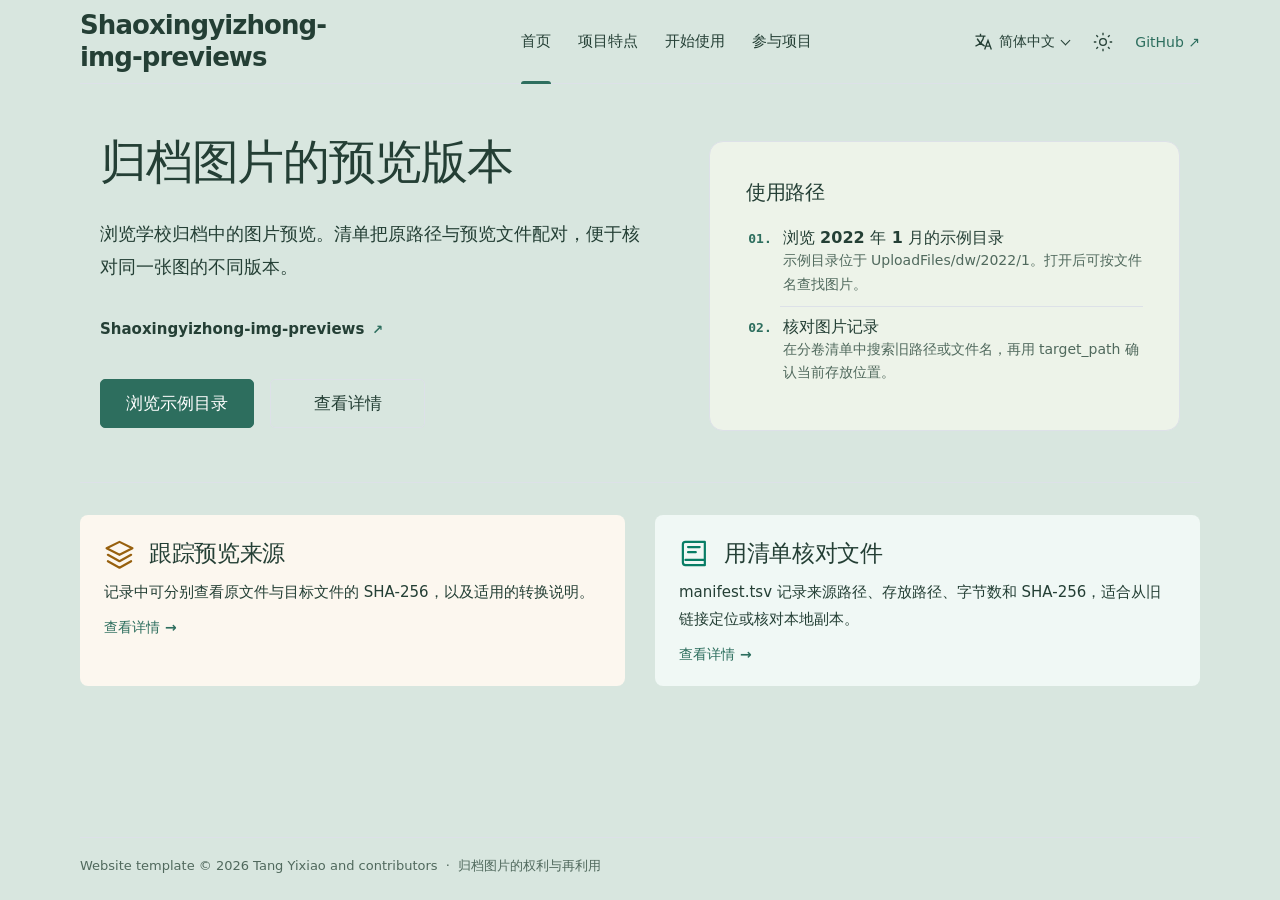
<file: project-website/site/index.html>
<!doctype html>
<html lang="zh-CN" data-locale="zh-CN" data-theme="system" data-default-theme="system" data-site-root="./">
<head>
  <meta charset="utf-8">
  <meta name="viewport" content="width=device-width, initial-scale=1">
  <meta name="generator" content="Project website template">
  <meta name="color-scheme" content="light dark">
  <meta name="description" content="浏览学校归档中的图片预览。清单把原路径与预览文件配对，便于核对同一张图的不同版本。">
  <meta name="theme-color" content="#ffffff" media="(prefers-color-scheme: light)">
  <meta name="theme-color" content="#18191b" media="(prefers-color-scheme: dark)">
  <title>归档图片的预览版本 · Shaoxingyizhong-img-previews</title>
  <link rel="alternate" hreflang="zh-CN" href="./index.html"><link rel="alternate" hreflang="en" href="./en/index.html">
  <link rel="icon" href="./favicon.svg" type="image/svg+xml">
  <script src="./theme-init.js"></script>
  <link rel="stylesheet" href="./style.css">
  <script src="./script.js" defer></script>
</head>
<body class="page-home" id="top">
  <a class="skip-link" href="#main">跳转到主要内容</a>
  <header class="site-header wrap">
    <a class="brand" href="./index.html">Shaoxingyizhong-img-previews</a>
    <nav class="main-nav" id="main-nav" aria-label="主导航"><a href="./index.html" aria-current="page">首页</a><a href="./features.html">项目特点</a><a href="./download.html">开始使用</a><a href="./community.html">参与项目</a></nav>
    <div class="header-tools">
      <details class="language-picker picker">
        <summary aria-label="选择语言"><svg viewBox="0 0 24 24" fill="none" stroke="currentColor" stroke-width="1.6" aria-hidden="true"><path d="M3 5h12M9 2v3m4 0c-1 6-5 10-10 12m2-9c2 4 5 7 9 9m0 4 4-11 4 11m-6-4h4"/></svg><span class="language-current">简体中文</span></summary>
        <nav class="picker-menu" aria-label="选择语言"><a href="./index.html" lang="zh-CN" hreflang="zh-CN" aria-current="true">简体中文</a><a href="./en/index.html" lang="en" hreflang="en">English</a></nav>
      </details>
      <details class="theme-picker picker" hidden>
        <summary aria-label="选择主题"><svg class="theme-sun" viewBox="0 0 24 24" fill="none" stroke="currentColor" stroke-width="1.6" aria-hidden="true"><circle cx="12" cy="12" r="4"/><path d="M12 1v3m0 16v3M1 12h3m16 0h3M4 4l2 2m12 12 2 2M4 20l2-2M18 6l2-2"/></svg><svg class="theme-moon" viewBox="0 0 24 24" fill="none" stroke="currentColor" stroke-width="1.6" aria-hidden="true"><path d="M20.5 14A9 9 0 0 1 10 3.5 9 9 0 1 0 20.5 14Z"/></svg><span class="theme-current">跟随系统</span></summary>
        <div class="picker-menu"><button type="button" data-theme-choice="light" aria-pressed="false"><svg class="" viewBox="0 0 24 24" fill="none" stroke="currentColor" stroke-width="1.7" stroke-linecap="round" stroke-linejoin="round" aria-hidden="true"><circle cx="12" cy="12" r="4"/><path d="M12 1v3m0 16v3M1 12h3m16 0h3M4 4l2 2m12 12 2 2M4 20l2-2M18 6l2-2"/></svg><span>浅色</span></button><button type="button" data-theme-choice="dark" aria-pressed="false"><svg class="" viewBox="0 0 24 24" fill="none" stroke="currentColor" stroke-width="1.7" stroke-linecap="round" stroke-linejoin="round" aria-hidden="true"><path d="M20.5 14A9 9 0 0 1 10 3.5 9 9 0 1 0 20.5 14Z"/></svg><span>深色</span></button><button type="button" data-theme-choice="system" aria-pressed="false"><svg class="" viewBox="0 0 24 24" fill="none" stroke="currentColor" stroke-width="1.7" stroke-linecap="round" stroke-linejoin="round" aria-hidden="true"><rect x="2" y="3" width="20" height="14" rx="2"/><path d="M12 17v4m-5 0h10"/></svg><span>跟随系统</span></button></div>
      </details>
      <a class="repository-link" href="https://github.com/tangyixiao/Shaoxingyizhong-img-previews">GitHub <span aria-hidden="true">↗</span></a>
      <button class="menu-toggle" type="button" aria-label="打开导航" data-open-label="打开导航" data-close-label="关闭导航" aria-expanded="false" aria-controls="main-nav" hidden><svg viewBox="0 0 24 24" fill="none" stroke="currentColor" stroke-width="1.8" aria-hidden="true"><path d="M3 6h18M3 12h18M3 18h18"/></svg></button>
    </div>
  </header>
  <main id="main" class="wrap"><section class="hero" aria-labelledby="hero-title"><div class="hero-copy"><h1 id="hero-title">归档图片的预览版本</h1><div class="hero-description"><p>浏览学校归档中的图片预览。清单把原路径与预览文件配对，便于核对同一张图的不同版本。</p></div><nav class="platforms" aria-label="支持的平台"><a class="platform-link" href="https://tangyixiao.github.io/Shaoxingyizhong-img-previews/"><span>Shaoxingyizhong-img-previews</span><span class="platform-arrow" aria-hidden="true">↗</span></a></nav><div class="hero-actions"><a class="button button-primary" href="https://github.com/tangyixiao/Shaoxingyizhong-img-previews/tree/main/UploadFiles/dw/2022/1">浏览示例目录</a><a class="button button-secondary" href="./features.html">查看详情</a></div></div><figure class="product-preview"><div class="guide-card"><h2>使用路径</h2><ol><li><a href="./download.html#instructions"><strong>浏览 2022 年 1 月的示例目录</strong><span>示例目录位于 UploadFiles/dw/2022/1。打开后可按文件名查找图片。</span></a></li><li><a href="./download.html#instructions"><strong>核对图片记录</strong><span>在分卷清单中搜索旧路径或文件名，再用 target_path 确认当前存放位置。</span></a></li></ol></div></figure></section><section class="home-features section-rule" aria-label="项目特点"><div class="feature-teasers"><article class="feature-teaser teaser-code"><header><svg class="" viewBox="0 0 24 24" fill="none" stroke="currentColor" stroke-width="1.7" stroke-linecap="round" stroke-linejoin="round" aria-hidden="true"><path d="m12 3 10 5-10 5L2 8l10-5Zm-9 10 9 5 9-5M3 18l9 5 9-5"/></svg><h2>跟踪预览来源</h2></header><p>记录中可分别查看原文件与目标文件的 SHA-256，以及适用的转换说明。</p><a class="feature-more" href="./features.html">查看详情 <span aria-hidden="true">→</span></a></article><article class="feature-teaser teaser-training"><header><svg class="" viewBox="0 0 24 24" fill="none" stroke="currentColor" stroke-width="1.7" stroke-linecap="round" stroke-linejoin="round" aria-hidden="true"><path d="M5 3h15v18H5a2 2 0 0 1-2-2V5a2 2 0 0 1 2-2Zm0 14h15M7 7h9M7 11h6"/></svg><h2>用清单核对文件</h2></header><p>manifest.tsv 记录来源路径、存放路径、字节数和 SHA-256，适合从旧链接定位或核对本地副本。</p><a class="feature-more" href="./features.html">查看详情 <span aria-hidden="true">→</span></a></article></div></section></main>
  <footer class="site-footer wrap"><p>Website template © 2026 Tang Yixiao and contributors <span aria-hidden="true">·</span> <a href="https://github.com/tangyixiao/Shaoxingyizhong/blob/main/RIGHTS.md">归档图片的权利与再利用</a></p></footer>
</body>
</html>
</file>
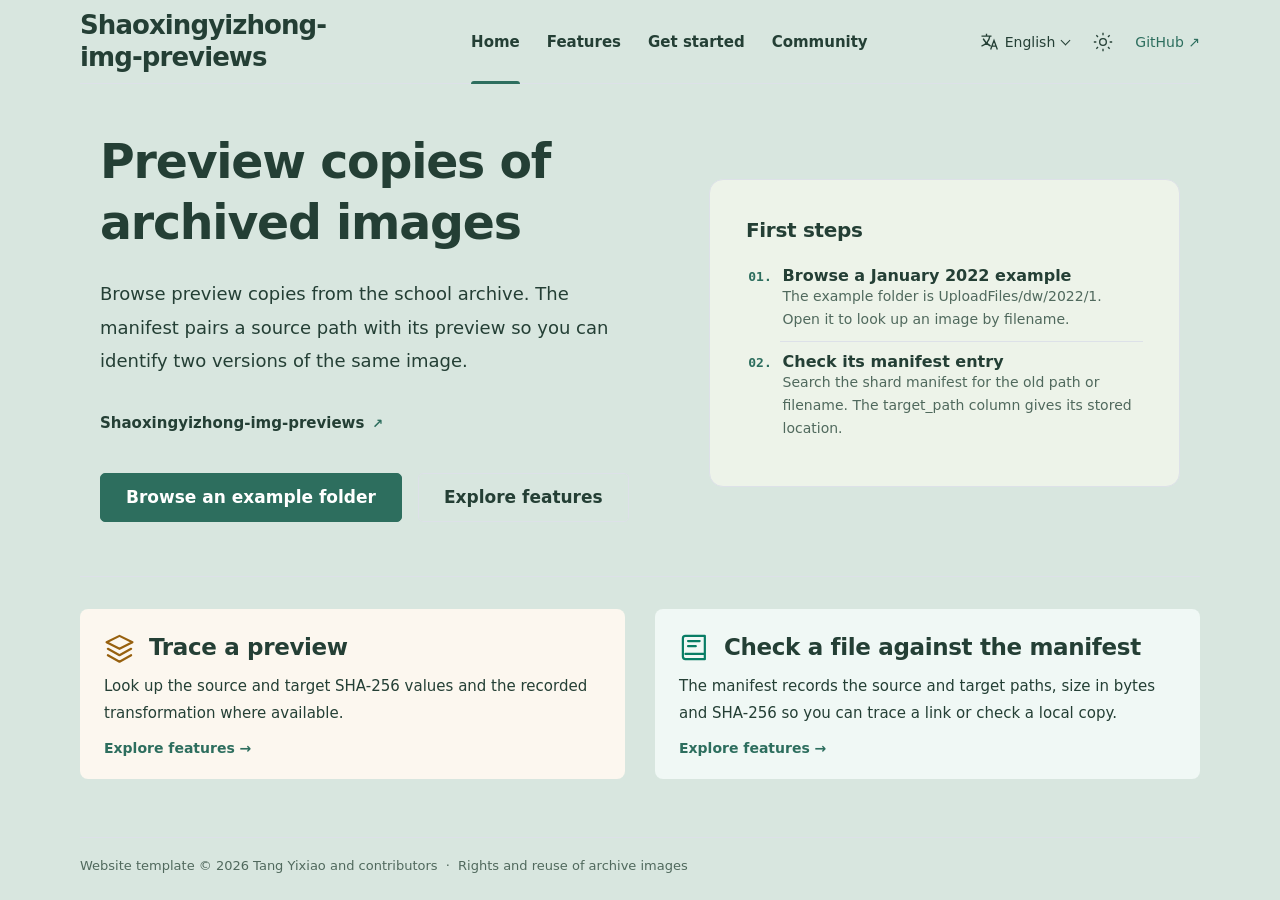
<file: project-website/site/en/index.html>
<!doctype html>
<html lang="en" data-locale="en" data-theme="system" data-default-theme="system" data-site-root="../">
<head>
  <meta charset="utf-8">
  <meta name="viewport" content="width=device-width, initial-scale=1">
  <meta name="generator" content="Project website template">
  <meta name="color-scheme" content="light dark">
  <meta name="description" content="Browse preview copies from the school archive. The manifest pairs a source path with its preview so you can identify two versions of the same image.">
  <meta name="theme-color" content="#ffffff" media="(prefers-color-scheme: light)">
  <meta name="theme-color" content="#18191b" media="(prefers-color-scheme: dark)">
  <title>Preview copies of archived images · Shaoxingyizhong-img-previews</title>
  <link rel="alternate" hreflang="zh-CN" href="../index.html"><link rel="alternate" hreflang="en" href="../en/index.html">
  <link rel="icon" href="../favicon.svg" type="image/svg+xml">
  <script src="../theme-init.js"></script>
  <link rel="stylesheet" href="../style.css">
  <script src="../script.js" defer></script>
</head>
<body class="page-home" id="top">
  <a class="skip-link" href="#main">Skip to main content</a>
  <header class="site-header wrap">
    <a class="brand" href="./index.html">Shaoxingyizhong-img-previews</a>
    <nav class="main-nav" id="main-nav" aria-label="Main navigation"><a href="./index.html" aria-current="page">Home</a><a href="./features.html">Features</a><a href="./download.html">Get started</a><a href="./community.html">Community</a></nav>
    <div class="header-tools">
      <details class="language-picker picker">
        <summary aria-label="Choose language"><svg viewBox="0 0 24 24" fill="none" stroke="currentColor" stroke-width="1.6" aria-hidden="true"><path d="M3 5h12M9 2v3m4 0c-1 6-5 10-10 12m2-9c2 4 5 7 9 9m0 4 4-11 4 11m-6-4h4"/></svg><span class="language-current">English</span></summary>
        <nav class="picker-menu" aria-label="Choose language"><a href="../index.html" lang="zh-CN" hreflang="zh-CN">简体中文</a><a href="../en/index.html" lang="en" hreflang="en" aria-current="true">English</a></nav>
      </details>
      <details class="theme-picker picker" hidden>
        <summary aria-label="Choose theme"><svg class="theme-sun" viewBox="0 0 24 24" fill="none" stroke="currentColor" stroke-width="1.6" aria-hidden="true"><circle cx="12" cy="12" r="4"/><path d="M12 1v3m0 16v3M1 12h3m16 0h3M4 4l2 2m12 12 2 2M4 20l2-2M18 6l2-2"/></svg><svg class="theme-moon" viewBox="0 0 24 24" fill="none" stroke="currentColor" stroke-width="1.6" aria-hidden="true"><path d="M20.5 14A9 9 0 0 1 10 3.5 9 9 0 1 0 20.5 14Z"/></svg><span class="theme-current">System</span></summary>
        <div class="picker-menu"><button type="button" data-theme-choice="light" aria-pressed="false"><svg class="" viewBox="0 0 24 24" fill="none" stroke="currentColor" stroke-width="1.7" stroke-linecap="round" stroke-linejoin="round" aria-hidden="true"><circle cx="12" cy="12" r="4"/><path d="M12 1v3m0 16v3M1 12h3m16 0h3M4 4l2 2m12 12 2 2M4 20l2-2M18 6l2-2"/></svg><span>Light</span></button><button type="button" data-theme-choice="dark" aria-pressed="false"><svg class="" viewBox="0 0 24 24" fill="none" stroke="currentColor" stroke-width="1.7" stroke-linecap="round" stroke-linejoin="round" aria-hidden="true"><path d="M20.5 14A9 9 0 0 1 10 3.5 9 9 0 1 0 20.5 14Z"/></svg><span>Dark</span></button><button type="button" data-theme-choice="system" aria-pressed="false"><svg class="" viewBox="0 0 24 24" fill="none" stroke="currentColor" stroke-width="1.7" stroke-linecap="round" stroke-linejoin="round" aria-hidden="true"><rect x="2" y="3" width="20" height="14" rx="2"/><path d="M12 17v4m-5 0h10"/></svg><span>System</span></button></div>
      </details>
      <a class="repository-link" href="https://github.com/tangyixiao/Shaoxingyizhong-img-previews">GitHub <span aria-hidden="true">↗</span></a>
      <button class="menu-toggle" type="button" aria-label="Open navigation" data-open-label="Open navigation" data-close-label="Close navigation" aria-expanded="false" aria-controls="main-nav" hidden><svg viewBox="0 0 24 24" fill="none" stroke="currentColor" stroke-width="1.8" aria-hidden="true"><path d="M3 6h18M3 12h18M3 18h18"/></svg></button>
    </div>
  </header>
  <main id="main" class="wrap"><section class="hero" aria-labelledby="hero-title"><div class="hero-copy"><h1 id="hero-title">Preview copies of archived images</h1><div class="hero-description"><p>Browse preview copies from the school archive. The manifest pairs a source path with its preview so you can identify two versions of the same image.</p></div><nav class="platforms" aria-label="Supported platforms"><a class="platform-link" href="https://tangyixiao.github.io/Shaoxingyizhong-img-previews/"><span>Shaoxingyizhong-img-previews</span><span class="platform-arrow" aria-hidden="true">↗</span></a></nav><div class="hero-actions"><a class="button button-primary" href="https://github.com/tangyixiao/Shaoxingyizhong-img-previews/tree/main/UploadFiles/dw/2022/1">Browse an example folder</a><a class="button button-secondary" href="./features.html">Explore features</a></div></div><figure class="product-preview"><div class="guide-card"><h2>First steps</h2><ol><li><a href="./download.html#instructions"><strong>Browse a January 2022 example</strong><span>The example folder is UploadFiles/dw/2022/1. Open it to look up an image by filename.</span></a></li><li><a href="./download.html#instructions"><strong>Check its manifest entry</strong><span>Search the shard manifest for the old path or filename. The target_path column gives its stored location.</span></a></li></ol></div></figure></section><section class="home-features section-rule" aria-label="Features"><div class="feature-teasers"><article class="feature-teaser teaser-code"><header><svg class="" viewBox="0 0 24 24" fill="none" stroke="currentColor" stroke-width="1.7" stroke-linecap="round" stroke-linejoin="round" aria-hidden="true"><path d="m12 3 10 5-10 5L2 8l10-5Zm-9 10 9 5 9-5M3 18l9 5 9-5"/></svg><h2>Trace a preview</h2></header><p>Look up the source and target SHA-256 values and the recorded transformation where available.</p><a class="feature-more" href="./features.html">Explore features <span aria-hidden="true">→</span></a></article><article class="feature-teaser teaser-training"><header><svg class="" viewBox="0 0 24 24" fill="none" stroke="currentColor" stroke-width="1.7" stroke-linecap="round" stroke-linejoin="round" aria-hidden="true"><path d="M5 3h15v18H5a2 2 0 0 1-2-2V5a2 2 0 0 1 2-2Zm0 14h15M7 7h9M7 11h6"/></svg><h2>Check a file against the manifest</h2></header><p>The manifest records the source and target paths, size in bytes and SHA-256 so you can trace a link or check a local copy.</p><a class="feature-more" href="./features.html">Explore features <span aria-hidden="true">→</span></a></article></div></section></main>
  <footer class="site-footer wrap"><p>Website template © 2026 Tang Yixiao and contributors <span aria-hidden="true">·</span> <a href="https://github.com/tangyixiao/Shaoxingyizhong/blob/main/RIGHTS.md">Rights and reuse of archive images</a></p></footer>
</body>
</html>
</file>
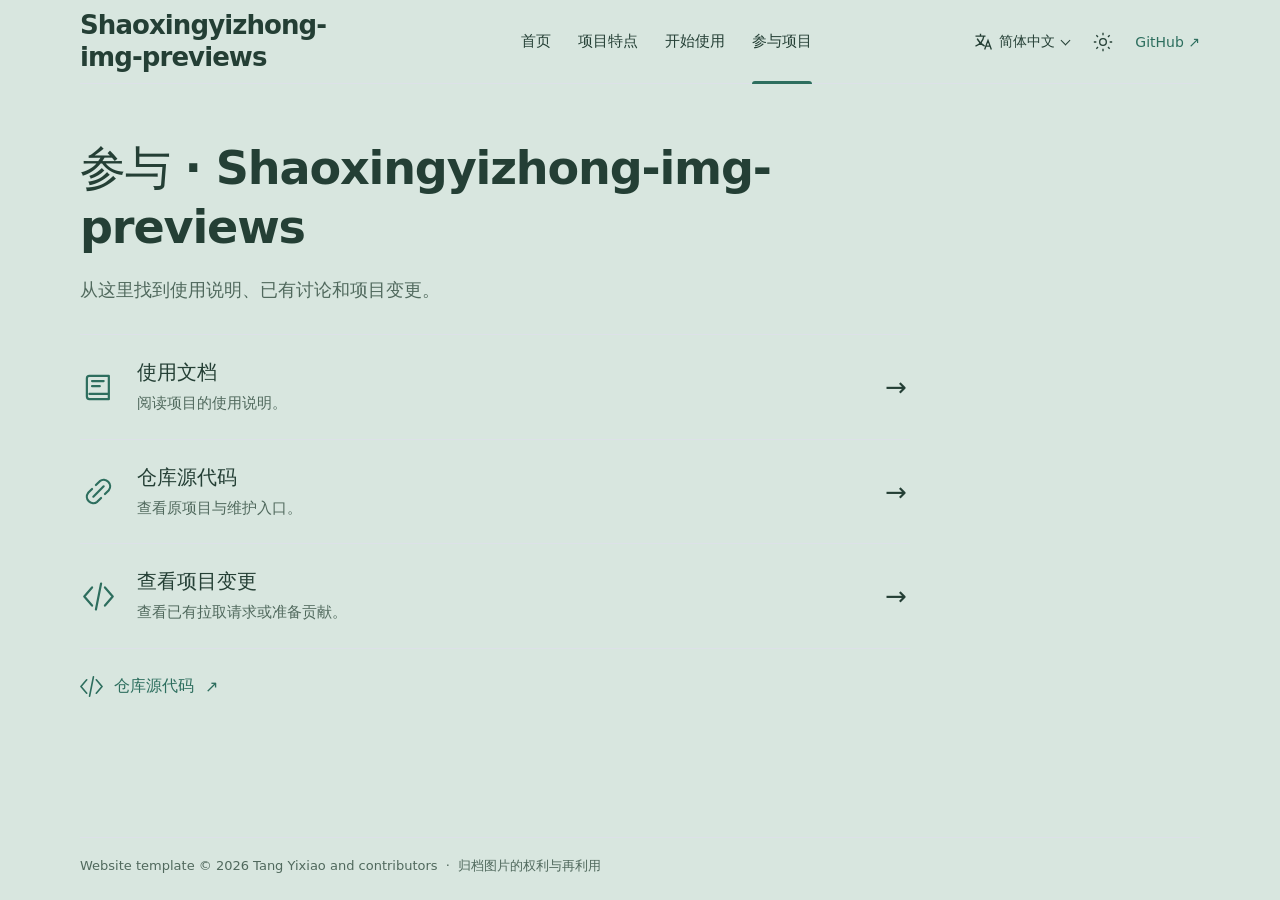
<file: project-website/site/community.html>
<!doctype html>
<html lang="zh-CN" data-locale="zh-CN" data-theme="system" data-default-theme="system" data-site-root="./">
<head>
  <meta charset="utf-8">
  <meta name="viewport" content="width=device-width, initial-scale=1">
  <meta name="generator" content="Project website template">
  <meta name="color-scheme" content="light dark">
  <meta name="description" content="从这里找到使用说明、已有讨论和项目变更。">
  <meta name="theme-color" content="#ffffff" media="(prefers-color-scheme: light)">
  <meta name="theme-color" content="#18191b" media="(prefers-color-scheme: dark)">
  <title>参与项目 · Shaoxingyizhong-img-previews</title>
  <link rel="alternate" hreflang="zh-CN" href="./community.html"><link rel="alternate" hreflang="en" href="./en/community.html">
  <link rel="icon" href="./favicon.svg" type="image/svg+xml">
  <script src="./theme-init.js"></script>
  <link rel="stylesheet" href="./style.css">
  <script src="./script.js" defer></script>
</head>
<body class="page-community" id="top">
  <a class="skip-link" href="#main">跳转到主要内容</a>
  <header class="site-header wrap">
    <a class="brand" href="./index.html">Shaoxingyizhong-img-previews</a>
    <nav class="main-nav" id="main-nav" aria-label="主导航"><a href="./index.html">首页</a><a href="./features.html">项目特点</a><a href="./download.html">开始使用</a><a href="./community.html" aria-current="page">参与项目</a></nav>
    <div class="header-tools">
      <details class="language-picker picker">
        <summary aria-label="选择语言"><svg viewBox="0 0 24 24" fill="none" stroke="currentColor" stroke-width="1.6" aria-hidden="true"><path d="M3 5h12M9 2v3m4 0c-1 6-5 10-10 12m2-9c2 4 5 7 9 9m0 4 4-11 4 11m-6-4h4"/></svg><span class="language-current">简体中文</span></summary>
        <nav class="picker-menu" aria-label="选择语言"><a href="./community.html" lang="zh-CN" hreflang="zh-CN" aria-current="true">简体中文</a><a href="./en/community.html" lang="en" hreflang="en">English</a></nav>
      </details>
      <details class="theme-picker picker" hidden>
        <summary aria-label="选择主题"><svg class="theme-sun" viewBox="0 0 24 24" fill="none" stroke="currentColor" stroke-width="1.6" aria-hidden="true"><circle cx="12" cy="12" r="4"/><path d="M12 1v3m0 16v3M1 12h3m16 0h3M4 4l2 2m12 12 2 2M4 20l2-2M18 6l2-2"/></svg><svg class="theme-moon" viewBox="0 0 24 24" fill="none" stroke="currentColor" stroke-width="1.6" aria-hidden="true"><path d="M20.5 14A9 9 0 0 1 10 3.5 9 9 0 1 0 20.5 14Z"/></svg><span class="theme-current">跟随系统</span></summary>
        <div class="picker-menu"><button type="button" data-theme-choice="light" aria-pressed="false"><svg class="" viewBox="0 0 24 24" fill="none" stroke="currentColor" stroke-width="1.7" stroke-linecap="round" stroke-linejoin="round" aria-hidden="true"><circle cx="12" cy="12" r="4"/><path d="M12 1v3m0 16v3M1 12h3m16 0h3M4 4l2 2m12 12 2 2M4 20l2-2M18 6l2-2"/></svg><span>浅色</span></button><button type="button" data-theme-choice="dark" aria-pressed="false"><svg class="" viewBox="0 0 24 24" fill="none" stroke="currentColor" stroke-width="1.7" stroke-linecap="round" stroke-linejoin="round" aria-hidden="true"><path d="M20.5 14A9 9 0 0 1 10 3.5 9 9 0 1 0 20.5 14Z"/></svg><span>深色</span></button><button type="button" data-theme-choice="system" aria-pressed="false"><svg class="" viewBox="0 0 24 24" fill="none" stroke="currentColor" stroke-width="1.7" stroke-linecap="round" stroke-linejoin="round" aria-hidden="true"><rect x="2" y="3" width="20" height="14" rx="2"/><path d="M12 17v4m-5 0h10"/></svg><span>跟随系统</span></button></div>
      </details>
      <a class="repository-link" href="https://github.com/tangyixiao/Shaoxingyizhong-img-previews">GitHub <span aria-hidden="true">↗</span></a>
      <button class="menu-toggle" type="button" aria-label="打开导航" data-open-label="打开导航" data-close-label="关闭导航" aria-expanded="false" aria-controls="main-nav" hidden><svg viewBox="0 0 24 24" fill="none" stroke="currentColor" stroke-width="1.8" aria-hidden="true"><path d="M3 6h18M3 12h18M3 18h18"/></svg></button>
    </div>
  </header>
  <main id="main" class="wrap"><header class="page-heading"><h1>参与 · Shaoxingyizhong-img-previews</h1><p>从这里找到使用说明、已有讨论和项目变更。</p></header><div class="community-rows"><a class="community-row" href="https://github.com/tangyixiao/Shaoxingyizhong-img-previews/blob/main/manifest.tsv"><svg class="" viewBox="0 0 24 24" fill="none" stroke="currentColor" stroke-width="1.7" stroke-linecap="round" stroke-linejoin="round" aria-hidden="true"><path d="M5 3h15v18H5a2 2 0 0 1-2-2V5a2 2 0 0 1 2-2Zm0 14h15M7 7h9M7 11h6"/></svg><span class="row-copy"><strong>使用文档</strong><span>阅读项目的使用说明。</span></span><span class="arrow" aria-hidden="true">→</span></a><a class="community-row" href="https://github.com/tangyixiao/Shaoxingyizhong-img-previews"><svg class="" viewBox="0 0 24 24" fill="none" stroke="currentColor" stroke-width="1.7" stroke-linecap="round" stroke-linejoin="round" aria-hidden="true"><path d="m10 7 3-3a5 5 0 0 1 7 7l-3 3M14 17l-3 3a5 5 0 0 1-7-7l3-3m1 6 8-8"/></svg><span class="row-copy"><strong>仓库源代码</strong><span>查看原项目与维护入口。</span></span><span class="arrow" aria-hidden="true">→</span></a><a class="community-row" href="https://github.com/tangyixiao/Shaoxingyizhong-img-previews/pulls"><svg class="" viewBox="0 0 24 24" fill="none" stroke="currentColor" stroke-width="1.7" stroke-linecap="round" stroke-linejoin="round" aria-hidden="true"><path d="m7 5-6 7 6 7M17 5l6 7-6 7M14 2l-4 20"/></svg><span class="row-copy"><strong>查看项目变更</strong><span>查看已有拉取请求或准备贡献。</span></span><span class="arrow" aria-hidden="true">→</span></a></div><a class="source-link" href="https://github.com/tangyixiao/Shaoxingyizhong-img-previews"><svg class="" viewBox="0 0 24 24" fill="none" stroke="currentColor" stroke-width="1.7" stroke-linecap="round" stroke-linejoin="round" aria-hidden="true"><path d="m7 5-6 7 6 7M17 5l6 7-6 7M14 2l-4 20"/></svg>仓库源代码 <span aria-hidden="true">↗</span></a></main>
  <footer class="site-footer wrap"><p>Website template © 2026 Tang Yixiao and contributors <span aria-hidden="true">·</span> <a href="https://github.com/tangyixiao/Shaoxingyizhong/blob/main/RIGHTS.md">归档图片的权利与再利用</a></p></footer>
</body>
</html>
</file>
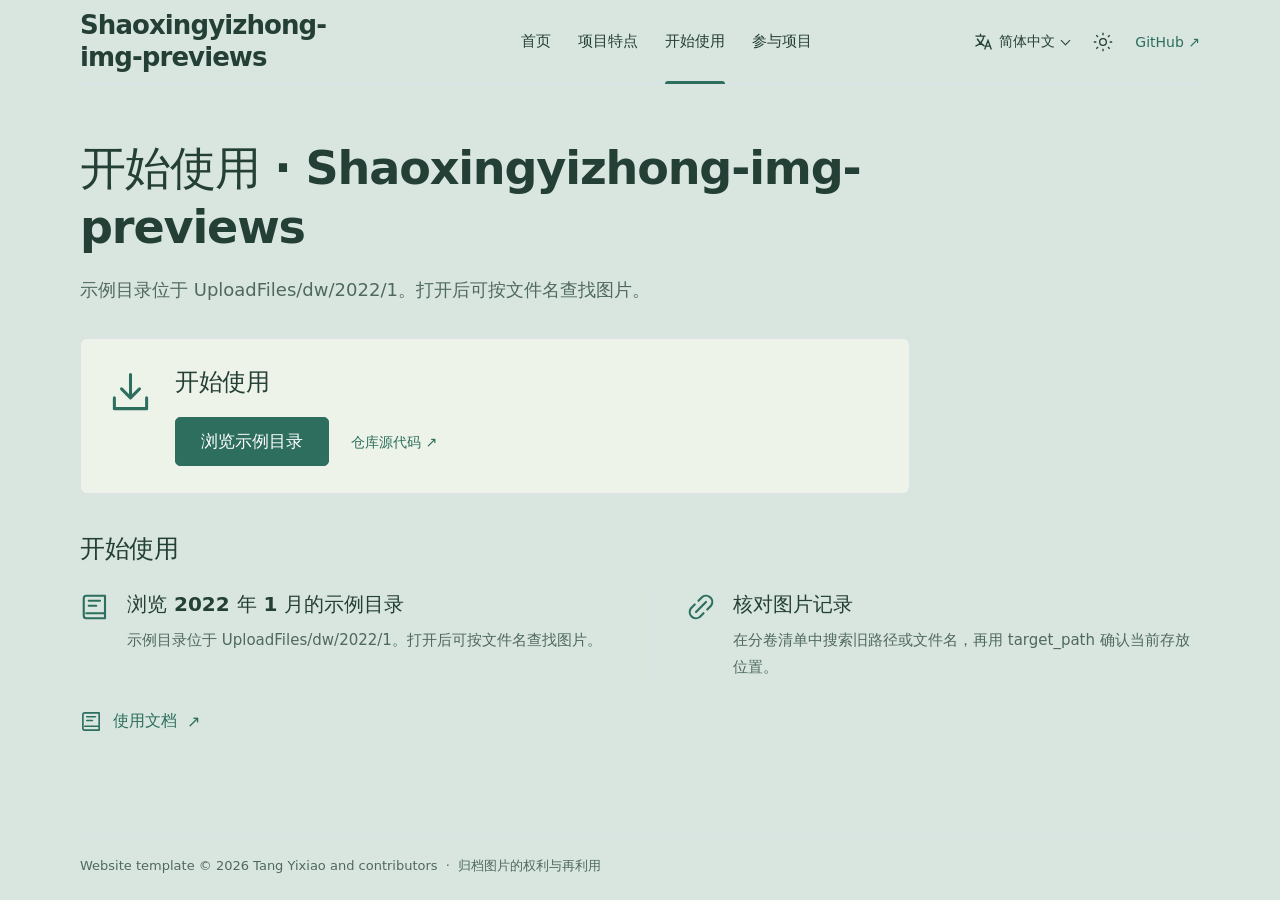
<file: project-website/site/download.html>
<!doctype html>
<html lang="zh-CN" data-locale="zh-CN" data-theme="system" data-default-theme="system" data-site-root="./">
<head>
  <meta charset="utf-8">
  <meta name="viewport" content="width=device-width, initial-scale=1">
  <meta name="generator" content="Project website template">
  <meta name="color-scheme" content="light dark">
  <meta name="description" content="示例目录位于 UploadFiles/dw/2022/1。打开后可按文件名查找图片。">
  <meta name="theme-color" content="#ffffff" media="(prefers-color-scheme: light)">
  <meta name="theme-color" content="#18191b" media="(prefers-color-scheme: dark)">
  <title>开始使用 · Shaoxingyizhong-img-previews</title>
  <link rel="alternate" hreflang="zh-CN" href="./download.html"><link rel="alternate" hreflang="en" href="./en/download.html">
  <link rel="icon" href="./favicon.svg" type="image/svg+xml">
  <script src="./theme-init.js"></script>
  <link rel="stylesheet" href="./style.css">
  <script src="./script.js" defer></script>
</head>
<body class="page-download" id="top">
  <a class="skip-link" href="#main">跳转到主要内容</a>
  <header class="site-header wrap">
    <a class="brand" href="./index.html">Shaoxingyizhong-img-previews</a>
    <nav class="main-nav" id="main-nav" aria-label="主导航"><a href="./index.html">首页</a><a href="./features.html">项目特点</a><a href="./download.html" aria-current="page">开始使用</a><a href="./community.html">参与项目</a></nav>
    <div class="header-tools">
      <details class="language-picker picker">
        <summary aria-label="选择语言"><svg viewBox="0 0 24 24" fill="none" stroke="currentColor" stroke-width="1.6" aria-hidden="true"><path d="M3 5h12M9 2v3m4 0c-1 6-5 10-10 12m2-9c2 4 5 7 9 9m0 4 4-11 4 11m-6-4h4"/></svg><span class="language-current">简体中文</span></summary>
        <nav class="picker-menu" aria-label="选择语言"><a href="./download.html" lang="zh-CN" hreflang="zh-CN" aria-current="true">简体中文</a><a href="./en/download.html" lang="en" hreflang="en">English</a></nav>
      </details>
      <details class="theme-picker picker" hidden>
        <summary aria-label="选择主题"><svg class="theme-sun" viewBox="0 0 24 24" fill="none" stroke="currentColor" stroke-width="1.6" aria-hidden="true"><circle cx="12" cy="12" r="4"/><path d="M12 1v3m0 16v3M1 12h3m16 0h3M4 4l2 2m12 12 2 2M4 20l2-2M18 6l2-2"/></svg><svg class="theme-moon" viewBox="0 0 24 24" fill="none" stroke="currentColor" stroke-width="1.6" aria-hidden="true"><path d="M20.5 14A9 9 0 0 1 10 3.5 9 9 0 1 0 20.5 14Z"/></svg><span class="theme-current">跟随系统</span></summary>
        <div class="picker-menu"><button type="button" data-theme-choice="light" aria-pressed="false"><svg class="" viewBox="0 0 24 24" fill="none" stroke="currentColor" stroke-width="1.7" stroke-linecap="round" stroke-linejoin="round" aria-hidden="true"><circle cx="12" cy="12" r="4"/><path d="M12 1v3m0 16v3M1 12h3m16 0h3M4 4l2 2m12 12 2 2M4 20l2-2M18 6l2-2"/></svg><span>浅色</span></button><button type="button" data-theme-choice="dark" aria-pressed="false"><svg class="" viewBox="0 0 24 24" fill="none" stroke="currentColor" stroke-width="1.7" stroke-linecap="round" stroke-linejoin="round" aria-hidden="true"><path d="M20.5 14A9 9 0 0 1 10 3.5 9 9 0 1 0 20.5 14Z"/></svg><span>深色</span></button><button type="button" data-theme-choice="system" aria-pressed="false"><svg class="" viewBox="0 0 24 24" fill="none" stroke="currentColor" stroke-width="1.7" stroke-linecap="round" stroke-linejoin="round" aria-hidden="true"><rect x="2" y="3" width="20" height="14" rx="2"/><path d="M12 17v4m-5 0h10"/></svg><span>跟随系统</span></button></div>
      </details>
      <a class="repository-link" href="https://github.com/tangyixiao/Shaoxingyizhong-img-previews">GitHub <span aria-hidden="true">↗</span></a>
      <button class="menu-toggle" type="button" aria-label="打开导航" data-open-label="打开导航" data-close-label="关闭导航" aria-expanded="false" aria-controls="main-nav" hidden><svg viewBox="0 0 24 24" fill="none" stroke="currentColor" stroke-width="1.8" aria-hidden="true"><path d="M3 6h18M3 12h18M3 18h18"/></svg></button>
    </div>
  </header>
  <main id="main" class="wrap"><header class="page-heading"><h1>开始使用 · Shaoxingyizhong-img-previews</h1><p>示例目录位于 UploadFiles/dw/2022/1。打开后可按文件名查找图片。</p></header><section class="download-panel" aria-labelledby="download-version"><svg class="" viewBox="0 0 24 24" fill="none" stroke="currentColor" stroke-width="1.7" stroke-linecap="round" stroke-linejoin="round" aria-hidden="true"><path d="M12 2v13m-5-5 5 5 5-5M3 15v6h18v-6"/></svg><div><h2 id="download-version">开始使用</h2><div class="download-actions"><a class="button button-primary" href="https://github.com/tangyixiao/Shaoxingyizhong-img-previews/tree/main/UploadFiles/dw/2022/1">浏览示例目录</a><a class="release-link" href="https://github.com/tangyixiao/Shaoxingyizhong-img-previews">仓库源代码 <span aria-hidden="true">↗</span></a></div></div></section><section class="getting-started" id="instructions"><h2>开始使用</h2><div class="start-steps"><a class="start-step" href="https://github.com/tangyixiao/Shaoxingyizhong-img-previews/tree/main/UploadFiles/dw/2022/1"><span class="step-icon"><svg class="" viewBox="0 0 24 24" fill="none" stroke="currentColor" stroke-width="1.7" stroke-linecap="round" stroke-linejoin="round" aria-hidden="true"><path d="M5 3h15v18H5a2 2 0 0 1-2-2V5a2 2 0 0 1 2-2Zm0 14h15M7 7h9M7 11h6"/></svg></span><span><strong>浏览 2022 年 1 月的示例目录</strong><span>示例目录位于 UploadFiles/dw/2022/1。打开后可按文件名查找图片。</span></span></a><a class="start-step" href="https://github.com/tangyixiao/Shaoxingyizhong-img-previews/blob/main/manifest.tsv"><span class="step-icon"><svg class="" viewBox="0 0 24 24" fill="none" stroke="currentColor" stroke-width="1.7" stroke-linecap="round" stroke-linejoin="round" aria-hidden="true"><path d="m10 7 3-3a5 5 0 0 1 7 7l-3 3M14 17l-3 3a5 5 0 0 1-7-7l3-3m1 6 8-8"/></svg></span><span><strong>核对图片记录</strong><span>在分卷清单中搜索旧路径或文件名，再用 target_path 确认当前存放位置。</span></span></a></div></section><a class="docs-link" href="https://github.com/tangyixiao/Shaoxingyizhong-img-previews/blob/main/manifest.tsv"><svg class="" viewBox="0 0 24 24" fill="none" stroke="currentColor" stroke-width="1.7" stroke-linecap="round" stroke-linejoin="round" aria-hidden="true"><path d="M5 3h15v18H5a2 2 0 0 1-2-2V5a2 2 0 0 1 2-2Zm0 14h15M7 7h9M7 11h6"/></svg>使用文档 <span aria-hidden="true">↗</span></a></main>
  <footer class="site-footer wrap"><p>Website template © 2026 Tang Yixiao and contributors <span aria-hidden="true">·</span> <a href="https://github.com/tangyixiao/Shaoxingyizhong/blob/main/RIGHTS.md">归档图片的权利与再利用</a></p></footer>
</body>
</html>
</file>
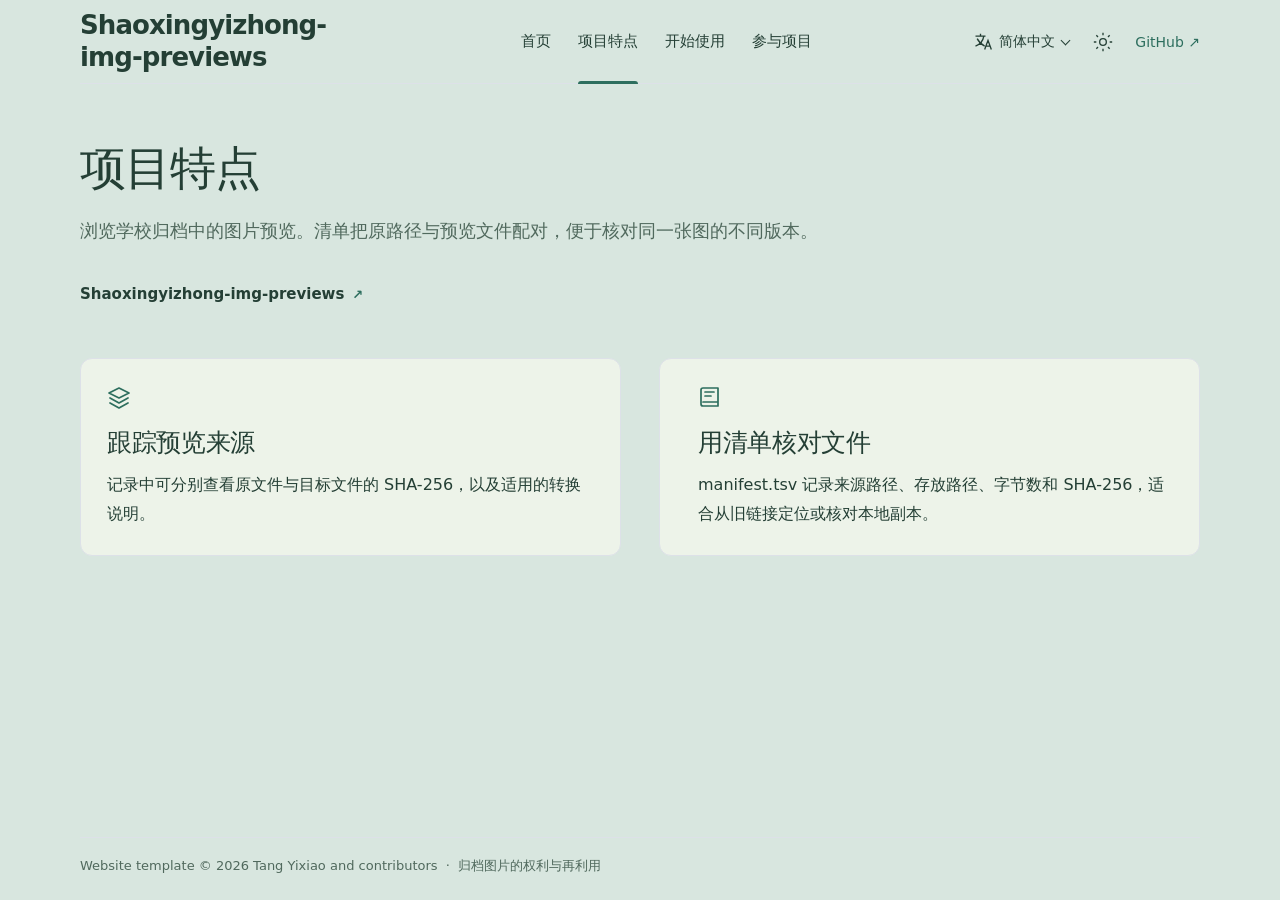
<file: project-website/site/features.html>
<!doctype html>
<html lang="zh-CN" data-locale="zh-CN" data-theme="system" data-default-theme="system" data-site-root="./">
<head>
  <meta charset="utf-8">
  <meta name="viewport" content="width=device-width, initial-scale=1">
  <meta name="generator" content="Project website template">
  <meta name="color-scheme" content="light dark">
  <meta name="description" content="浏览学校归档中的图片预览。清单把原路径与预览文件配对，便于核对同一张图的不同版本。">
  <meta name="theme-color" content="#ffffff" media="(prefers-color-scheme: light)">
  <meta name="theme-color" content="#18191b" media="(prefers-color-scheme: dark)">
  <title>项目特点 · Shaoxingyizhong-img-previews</title>
  <link rel="alternate" hreflang="zh-CN" href="./features.html"><link rel="alternate" hreflang="en" href="./en/features.html">
  <link rel="icon" href="./favicon.svg" type="image/svg+xml">
  <script src="./theme-init.js"></script>
  <link rel="stylesheet" href="./style.css">
  <script src="./script.js" defer></script>
</head>
<body class="page-features" id="top">
  <a class="skip-link" href="#main">跳转到主要内容</a>
  <header class="site-header wrap">
    <a class="brand" href="./index.html">Shaoxingyizhong-img-previews</a>
    <nav class="main-nav" id="main-nav" aria-label="主导航"><a href="./index.html">首页</a><a href="./features.html" aria-current="page">项目特点</a><a href="./download.html">开始使用</a><a href="./community.html">参与项目</a></nav>
    <div class="header-tools">
      <details class="language-picker picker">
        <summary aria-label="选择语言"><svg viewBox="0 0 24 24" fill="none" stroke="currentColor" stroke-width="1.6" aria-hidden="true"><path d="M3 5h12M9 2v3m4 0c-1 6-5 10-10 12m2-9c2 4 5 7 9 9m0 4 4-11 4 11m-6-4h4"/></svg><span class="language-current">简体中文</span></summary>
        <nav class="picker-menu" aria-label="选择语言"><a href="./features.html" lang="zh-CN" hreflang="zh-CN" aria-current="true">简体中文</a><a href="./en/features.html" lang="en" hreflang="en">English</a></nav>
      </details>
      <details class="theme-picker picker" hidden>
        <summary aria-label="选择主题"><svg class="theme-sun" viewBox="0 0 24 24" fill="none" stroke="currentColor" stroke-width="1.6" aria-hidden="true"><circle cx="12" cy="12" r="4"/><path d="M12 1v3m0 16v3M1 12h3m16 0h3M4 4l2 2m12 12 2 2M4 20l2-2M18 6l2-2"/></svg><svg class="theme-moon" viewBox="0 0 24 24" fill="none" stroke="currentColor" stroke-width="1.6" aria-hidden="true"><path d="M20.5 14A9 9 0 0 1 10 3.5 9 9 0 1 0 20.5 14Z"/></svg><span class="theme-current">跟随系统</span></summary>
        <div class="picker-menu"><button type="button" data-theme-choice="light" aria-pressed="false"><svg class="" viewBox="0 0 24 24" fill="none" stroke="currentColor" stroke-width="1.7" stroke-linecap="round" stroke-linejoin="round" aria-hidden="true"><circle cx="12" cy="12" r="4"/><path d="M12 1v3m0 16v3M1 12h3m16 0h3M4 4l2 2m12 12 2 2M4 20l2-2M18 6l2-2"/></svg><span>浅色</span></button><button type="button" data-theme-choice="dark" aria-pressed="false"><svg class="" viewBox="0 0 24 24" fill="none" stroke="currentColor" stroke-width="1.7" stroke-linecap="round" stroke-linejoin="round" aria-hidden="true"><path d="M20.5 14A9 9 0 0 1 10 3.5 9 9 0 1 0 20.5 14Z"/></svg><span>深色</span></button><button type="button" data-theme-choice="system" aria-pressed="false"><svg class="" viewBox="0 0 24 24" fill="none" stroke="currentColor" stroke-width="1.7" stroke-linecap="round" stroke-linejoin="round" aria-hidden="true"><rect x="2" y="3" width="20" height="14" rx="2"/><path d="M12 17v4m-5 0h10"/></svg><span>跟随系统</span></button></div>
      </details>
      <a class="repository-link" href="https://github.com/tangyixiao/Shaoxingyizhong-img-previews">GitHub <span aria-hidden="true">↗</span></a>
      <button class="menu-toggle" type="button" aria-label="打开导航" data-open-label="打开导航" data-close-label="关闭导航" aria-expanded="false" aria-controls="main-nav" hidden><svg viewBox="0 0 24 24" fill="none" stroke="currentColor" stroke-width="1.8" aria-hidden="true"><path d="M3 6h18M3 12h18M3 18h18"/></svg></button>
    </div>
  </header>
  <main id="main" class="wrap"><header class="page-heading"><h1>项目特点</h1><p>浏览学校归档中的图片预览。清单把原路径与预览文件配对，便于核对同一张图的不同版本。</p></header><nav class="platforms" aria-label="支持的平台"><a class="platform-link" href="https://tangyixiao.github.io/Shaoxingyizhong-img-previews/"><span>Shaoxingyizhong-img-previews</span><span class="platform-arrow" aria-hidden="true">↗</span></a></nav><div class="feature-groups"><article class="feature guide-feature"><svg class="" viewBox="0 0 24 24" fill="none" stroke="currentColor" stroke-width="1.7" stroke-linecap="round" stroke-linejoin="round" aria-hidden="true"><path d="m12 3 10 5-10 5L2 8l10-5Zm-9 10 9 5 9-5M3 18l9 5 9-5"/></svg><div class="feature-copy"><h2>跟踪预览来源</h2><p>记录中可分别查看原文件与目标文件的 SHA-256，以及适用的转换说明。</p></div></article><article class="feature guide-feature"><svg class="" viewBox="0 0 24 24" fill="none" stroke="currentColor" stroke-width="1.7" stroke-linecap="round" stroke-linejoin="round" aria-hidden="true"><path d="M5 3h15v18H5a2 2 0 0 1-2-2V5a2 2 0 0 1 2-2Zm0 14h15M7 7h9M7 11h6"/></svg><div class="feature-copy"><h2>用清单核对文件</h2><p>manifest.tsv 记录来源路径、存放路径、字节数和 SHA-256，适合从旧链接定位或核对本地副本。</p></div></article></div></main>
  <footer class="site-footer wrap"><p>Website template © 2026 Tang Yixiao and contributors <span aria-hidden="true">·</span> <a href="https://github.com/tangyixiao/Shaoxingyizhong/blob/main/RIGHTS.md">归档图片的权利与再利用</a></p></footer>
</body>
</html>
</file>
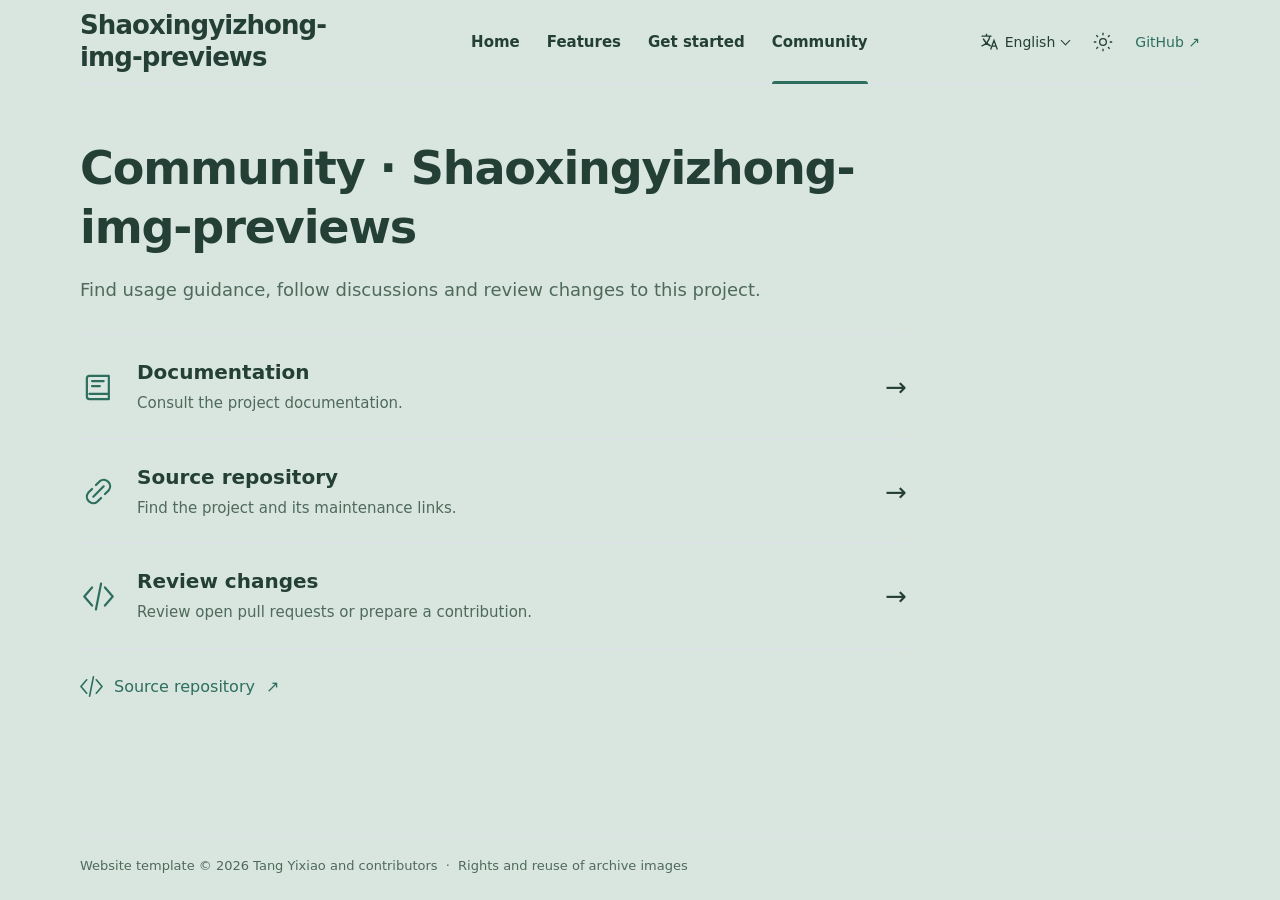
<file: project-website/site/en/community.html>
<!doctype html>
<html lang="en" data-locale="en" data-theme="system" data-default-theme="system" data-site-root="../">
<head>
  <meta charset="utf-8">
  <meta name="viewport" content="width=device-width, initial-scale=1">
  <meta name="generator" content="Project website template">
  <meta name="color-scheme" content="light dark">
  <meta name="description" content="Find usage guidance, follow discussions and review changes to this project.">
  <meta name="theme-color" content="#ffffff" media="(prefers-color-scheme: light)">
  <meta name="theme-color" content="#18191b" media="(prefers-color-scheme: dark)">
  <title>Community · Shaoxingyizhong-img-previews</title>
  <link rel="alternate" hreflang="zh-CN" href="../community.html"><link rel="alternate" hreflang="en" href="../en/community.html">
  <link rel="icon" href="../favicon.svg" type="image/svg+xml">
  <script src="../theme-init.js"></script>
  <link rel="stylesheet" href="../style.css">
  <script src="../script.js" defer></script>
</head>
<body class="page-community" id="top">
  <a class="skip-link" href="#main">Skip to main content</a>
  <header class="site-header wrap">
    <a class="brand" href="./index.html">Shaoxingyizhong-img-previews</a>
    <nav class="main-nav" id="main-nav" aria-label="Main navigation"><a href="./index.html">Home</a><a href="./features.html">Features</a><a href="./download.html">Get started</a><a href="./community.html" aria-current="page">Community</a></nav>
    <div class="header-tools">
      <details class="language-picker picker">
        <summary aria-label="Choose language"><svg viewBox="0 0 24 24" fill="none" stroke="currentColor" stroke-width="1.6" aria-hidden="true"><path d="M3 5h12M9 2v3m4 0c-1 6-5 10-10 12m2-9c2 4 5 7 9 9m0 4 4-11 4 11m-6-4h4"/></svg><span class="language-current">English</span></summary>
        <nav class="picker-menu" aria-label="Choose language"><a href="../community.html" lang="zh-CN" hreflang="zh-CN">简体中文</a><a href="../en/community.html" lang="en" hreflang="en" aria-current="true">English</a></nav>
      </details>
      <details class="theme-picker picker" hidden>
        <summary aria-label="Choose theme"><svg class="theme-sun" viewBox="0 0 24 24" fill="none" stroke="currentColor" stroke-width="1.6" aria-hidden="true"><circle cx="12" cy="12" r="4"/><path d="M12 1v3m0 16v3M1 12h3m16 0h3M4 4l2 2m12 12 2 2M4 20l2-2M18 6l2-2"/></svg><svg class="theme-moon" viewBox="0 0 24 24" fill="none" stroke="currentColor" stroke-width="1.6" aria-hidden="true"><path d="M20.5 14A9 9 0 0 1 10 3.5 9 9 0 1 0 20.5 14Z"/></svg><span class="theme-current">System</span></summary>
        <div class="picker-menu"><button type="button" data-theme-choice="light" aria-pressed="false"><svg class="" viewBox="0 0 24 24" fill="none" stroke="currentColor" stroke-width="1.7" stroke-linecap="round" stroke-linejoin="round" aria-hidden="true"><circle cx="12" cy="12" r="4"/><path d="M12 1v3m0 16v3M1 12h3m16 0h3M4 4l2 2m12 12 2 2M4 20l2-2M18 6l2-2"/></svg><span>Light</span></button><button type="button" data-theme-choice="dark" aria-pressed="false"><svg class="" viewBox="0 0 24 24" fill="none" stroke="currentColor" stroke-width="1.7" stroke-linecap="round" stroke-linejoin="round" aria-hidden="true"><path d="M20.5 14A9 9 0 0 1 10 3.5 9 9 0 1 0 20.5 14Z"/></svg><span>Dark</span></button><button type="button" data-theme-choice="system" aria-pressed="false"><svg class="" viewBox="0 0 24 24" fill="none" stroke="currentColor" stroke-width="1.7" stroke-linecap="round" stroke-linejoin="round" aria-hidden="true"><rect x="2" y="3" width="20" height="14" rx="2"/><path d="M12 17v4m-5 0h10"/></svg><span>System</span></button></div>
      </details>
      <a class="repository-link" href="https://github.com/tangyixiao/Shaoxingyizhong-img-previews">GitHub <span aria-hidden="true">↗</span></a>
      <button class="menu-toggle" type="button" aria-label="Open navigation" data-open-label="Open navigation" data-close-label="Close navigation" aria-expanded="false" aria-controls="main-nav" hidden><svg viewBox="0 0 24 24" fill="none" stroke="currentColor" stroke-width="1.8" aria-hidden="true"><path d="M3 6h18M3 12h18M3 18h18"/></svg></button>
    </div>
  </header>
  <main id="main" class="wrap"><header class="page-heading"><h1>Community · Shaoxingyizhong-img-previews</h1><p>Find usage guidance, follow discussions and review changes to this project.</p></header><div class="community-rows"><a class="community-row" href="https://github.com/tangyixiao/Shaoxingyizhong-img-previews/blob/main/manifest.tsv"><svg class="" viewBox="0 0 24 24" fill="none" stroke="currentColor" stroke-width="1.7" stroke-linecap="round" stroke-linejoin="round" aria-hidden="true"><path d="M5 3h15v18H5a2 2 0 0 1-2-2V5a2 2 0 0 1 2-2Zm0 14h15M7 7h9M7 11h6"/></svg><span class="row-copy"><strong>Documentation</strong><span>Consult the project documentation.</span></span><span class="arrow" aria-hidden="true">→</span></a><a class="community-row" href="https://github.com/tangyixiao/Shaoxingyizhong-img-previews"><svg class="" viewBox="0 0 24 24" fill="none" stroke="currentColor" stroke-width="1.7" stroke-linecap="round" stroke-linejoin="round" aria-hidden="true"><path d="m10 7 3-3a5 5 0 0 1 7 7l-3 3M14 17l-3 3a5 5 0 0 1-7-7l3-3m1 6 8-8"/></svg><span class="row-copy"><strong>Source repository</strong><span>Find the project and its maintenance links.</span></span><span class="arrow" aria-hidden="true">→</span></a><a class="community-row" href="https://github.com/tangyixiao/Shaoxingyizhong-img-previews/pulls"><svg class="" viewBox="0 0 24 24" fill="none" stroke="currentColor" stroke-width="1.7" stroke-linecap="round" stroke-linejoin="round" aria-hidden="true"><path d="m7 5-6 7 6 7M17 5l6 7-6 7M14 2l-4 20"/></svg><span class="row-copy"><strong>Review changes</strong><span>Review open pull requests or prepare a contribution.</span></span><span class="arrow" aria-hidden="true">→</span></a></div><a class="source-link" href="https://github.com/tangyixiao/Shaoxingyizhong-img-previews"><svg class="" viewBox="0 0 24 24" fill="none" stroke="currentColor" stroke-width="1.7" stroke-linecap="round" stroke-linejoin="round" aria-hidden="true"><path d="m7 5-6 7 6 7M17 5l6 7-6 7M14 2l-4 20"/></svg>Source repository <span aria-hidden="true">↗</span></a></main>
  <footer class="site-footer wrap"><p>Website template © 2026 Tang Yixiao and contributors <span aria-hidden="true">·</span> <a href="https://github.com/tangyixiao/Shaoxingyizhong/blob/main/RIGHTS.md">Rights and reuse of archive images</a></p></footer>
</body>
</html>
</file>
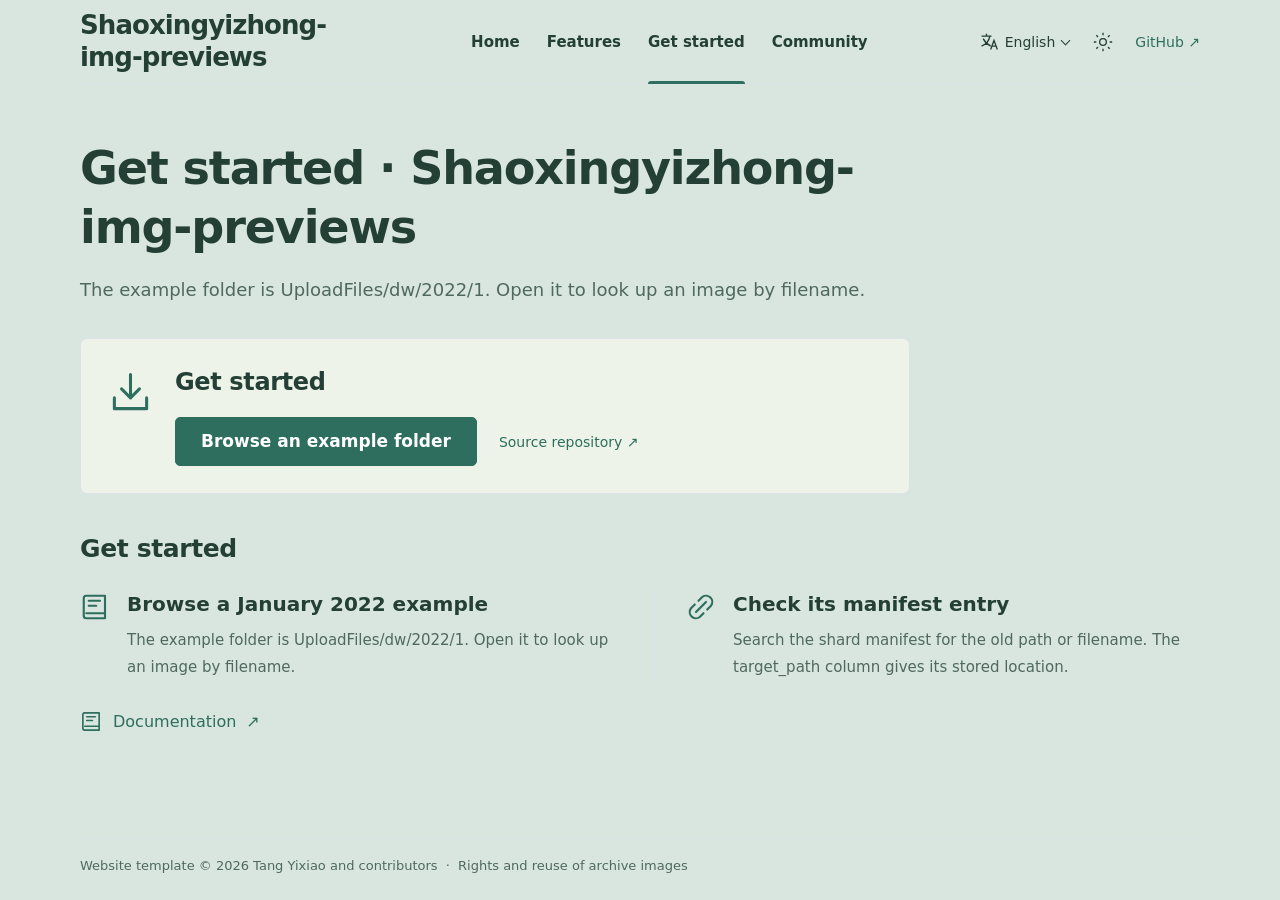
<file: project-website/site/en/download.html>
<!doctype html>
<html lang="en" data-locale="en" data-theme="system" data-default-theme="system" data-site-root="../">
<head>
  <meta charset="utf-8">
  <meta name="viewport" content="width=device-width, initial-scale=1">
  <meta name="generator" content="Project website template">
  <meta name="color-scheme" content="light dark">
  <meta name="description" content="The example folder is UploadFiles/dw/2022/1. Open it to look up an image by filename.">
  <meta name="theme-color" content="#ffffff" media="(prefers-color-scheme: light)">
  <meta name="theme-color" content="#18191b" media="(prefers-color-scheme: dark)">
  <title>Get started · Shaoxingyizhong-img-previews</title>
  <link rel="alternate" hreflang="zh-CN" href="../download.html"><link rel="alternate" hreflang="en" href="../en/download.html">
  <link rel="icon" href="../favicon.svg" type="image/svg+xml">
  <script src="../theme-init.js"></script>
  <link rel="stylesheet" href="../style.css">
  <script src="../script.js" defer></script>
</head>
<body class="page-download" id="top">
  <a class="skip-link" href="#main">Skip to main content</a>
  <header class="site-header wrap">
    <a class="brand" href="./index.html">Shaoxingyizhong-img-previews</a>
    <nav class="main-nav" id="main-nav" aria-label="Main navigation"><a href="./index.html">Home</a><a href="./features.html">Features</a><a href="./download.html" aria-current="page">Get started</a><a href="./community.html">Community</a></nav>
    <div class="header-tools">
      <details class="language-picker picker">
        <summary aria-label="Choose language"><svg viewBox="0 0 24 24" fill="none" stroke="currentColor" stroke-width="1.6" aria-hidden="true"><path d="M3 5h12M9 2v3m4 0c-1 6-5 10-10 12m2-9c2 4 5 7 9 9m0 4 4-11 4 11m-6-4h4"/></svg><span class="language-current">English</span></summary>
        <nav class="picker-menu" aria-label="Choose language"><a href="../download.html" lang="zh-CN" hreflang="zh-CN">简体中文</a><a href="../en/download.html" lang="en" hreflang="en" aria-current="true">English</a></nav>
      </details>
      <details class="theme-picker picker" hidden>
        <summary aria-label="Choose theme"><svg class="theme-sun" viewBox="0 0 24 24" fill="none" stroke="currentColor" stroke-width="1.6" aria-hidden="true"><circle cx="12" cy="12" r="4"/><path d="M12 1v3m0 16v3M1 12h3m16 0h3M4 4l2 2m12 12 2 2M4 20l2-2M18 6l2-2"/></svg><svg class="theme-moon" viewBox="0 0 24 24" fill="none" stroke="currentColor" stroke-width="1.6" aria-hidden="true"><path d="M20.5 14A9 9 0 0 1 10 3.5 9 9 0 1 0 20.5 14Z"/></svg><span class="theme-current">System</span></summary>
        <div class="picker-menu"><button type="button" data-theme-choice="light" aria-pressed="false"><svg class="" viewBox="0 0 24 24" fill="none" stroke="currentColor" stroke-width="1.7" stroke-linecap="round" stroke-linejoin="round" aria-hidden="true"><circle cx="12" cy="12" r="4"/><path d="M12 1v3m0 16v3M1 12h3m16 0h3M4 4l2 2m12 12 2 2M4 20l2-2M18 6l2-2"/></svg><span>Light</span></button><button type="button" data-theme-choice="dark" aria-pressed="false"><svg class="" viewBox="0 0 24 24" fill="none" stroke="currentColor" stroke-width="1.7" stroke-linecap="round" stroke-linejoin="round" aria-hidden="true"><path d="M20.5 14A9 9 0 0 1 10 3.5 9 9 0 1 0 20.5 14Z"/></svg><span>Dark</span></button><button type="button" data-theme-choice="system" aria-pressed="false"><svg class="" viewBox="0 0 24 24" fill="none" stroke="currentColor" stroke-width="1.7" stroke-linecap="round" stroke-linejoin="round" aria-hidden="true"><rect x="2" y="3" width="20" height="14" rx="2"/><path d="M12 17v4m-5 0h10"/></svg><span>System</span></button></div>
      </details>
      <a class="repository-link" href="https://github.com/tangyixiao/Shaoxingyizhong-img-previews">GitHub <span aria-hidden="true">↗</span></a>
      <button class="menu-toggle" type="button" aria-label="Open navigation" data-open-label="Open navigation" data-close-label="Close navigation" aria-expanded="false" aria-controls="main-nav" hidden><svg viewBox="0 0 24 24" fill="none" stroke="currentColor" stroke-width="1.8" aria-hidden="true"><path d="M3 6h18M3 12h18M3 18h18"/></svg></button>
    </div>
  </header>
  <main id="main" class="wrap"><header class="page-heading"><h1>Get started · Shaoxingyizhong-img-previews</h1><p>The example folder is UploadFiles/dw/2022/1. Open it to look up an image by filename.</p></header><section class="download-panel" aria-labelledby="download-version"><svg class="" viewBox="0 0 24 24" fill="none" stroke="currentColor" stroke-width="1.7" stroke-linecap="round" stroke-linejoin="round" aria-hidden="true"><path d="M12 2v13m-5-5 5 5 5-5M3 15v6h18v-6"/></svg><div><h2 id="download-version">Get started</h2><div class="download-actions"><a class="button button-primary" href="https://github.com/tangyixiao/Shaoxingyizhong-img-previews/tree/main/UploadFiles/dw/2022/1">Browse an example folder</a><a class="release-link" href="https://github.com/tangyixiao/Shaoxingyizhong-img-previews">Source repository <span aria-hidden="true">↗</span></a></div></div></section><section class="getting-started" id="instructions"><h2>Get started</h2><div class="start-steps"><a class="start-step" href="https://github.com/tangyixiao/Shaoxingyizhong-img-previews/tree/main/UploadFiles/dw/2022/1"><span class="step-icon"><svg class="" viewBox="0 0 24 24" fill="none" stroke="currentColor" stroke-width="1.7" stroke-linecap="round" stroke-linejoin="round" aria-hidden="true"><path d="M5 3h15v18H5a2 2 0 0 1-2-2V5a2 2 0 0 1 2-2Zm0 14h15M7 7h9M7 11h6"/></svg></span><span><strong>Browse a January 2022 example</strong><span>The example folder is UploadFiles/dw/2022/1. Open it to look up an image by filename.</span></span></a><a class="start-step" href="https://github.com/tangyixiao/Shaoxingyizhong-img-previews/blob/main/manifest.tsv"><span class="step-icon"><svg class="" viewBox="0 0 24 24" fill="none" stroke="currentColor" stroke-width="1.7" stroke-linecap="round" stroke-linejoin="round" aria-hidden="true"><path d="m10 7 3-3a5 5 0 0 1 7 7l-3 3M14 17l-3 3a5 5 0 0 1-7-7l3-3m1 6 8-8"/></svg></span><span><strong>Check its manifest entry</strong><span>Search the shard manifest for the old path or filename. The target_path column gives its stored location.</span></span></a></div></section><a class="docs-link" href="https://github.com/tangyixiao/Shaoxingyizhong-img-previews/blob/main/manifest.tsv"><svg class="" viewBox="0 0 24 24" fill="none" stroke="currentColor" stroke-width="1.7" stroke-linecap="round" stroke-linejoin="round" aria-hidden="true"><path d="M5 3h15v18H5a2 2 0 0 1-2-2V5a2 2 0 0 1 2-2Zm0 14h15M7 7h9M7 11h6"/></svg>Documentation <span aria-hidden="true">↗</span></a></main>
  <footer class="site-footer wrap"><p>Website template © 2026 Tang Yixiao and contributors <span aria-hidden="true">·</span> <a href="https://github.com/tangyixiao/Shaoxingyizhong/blob/main/RIGHTS.md">Rights and reuse of archive images</a></p></footer>
</body>
</html>
</file>
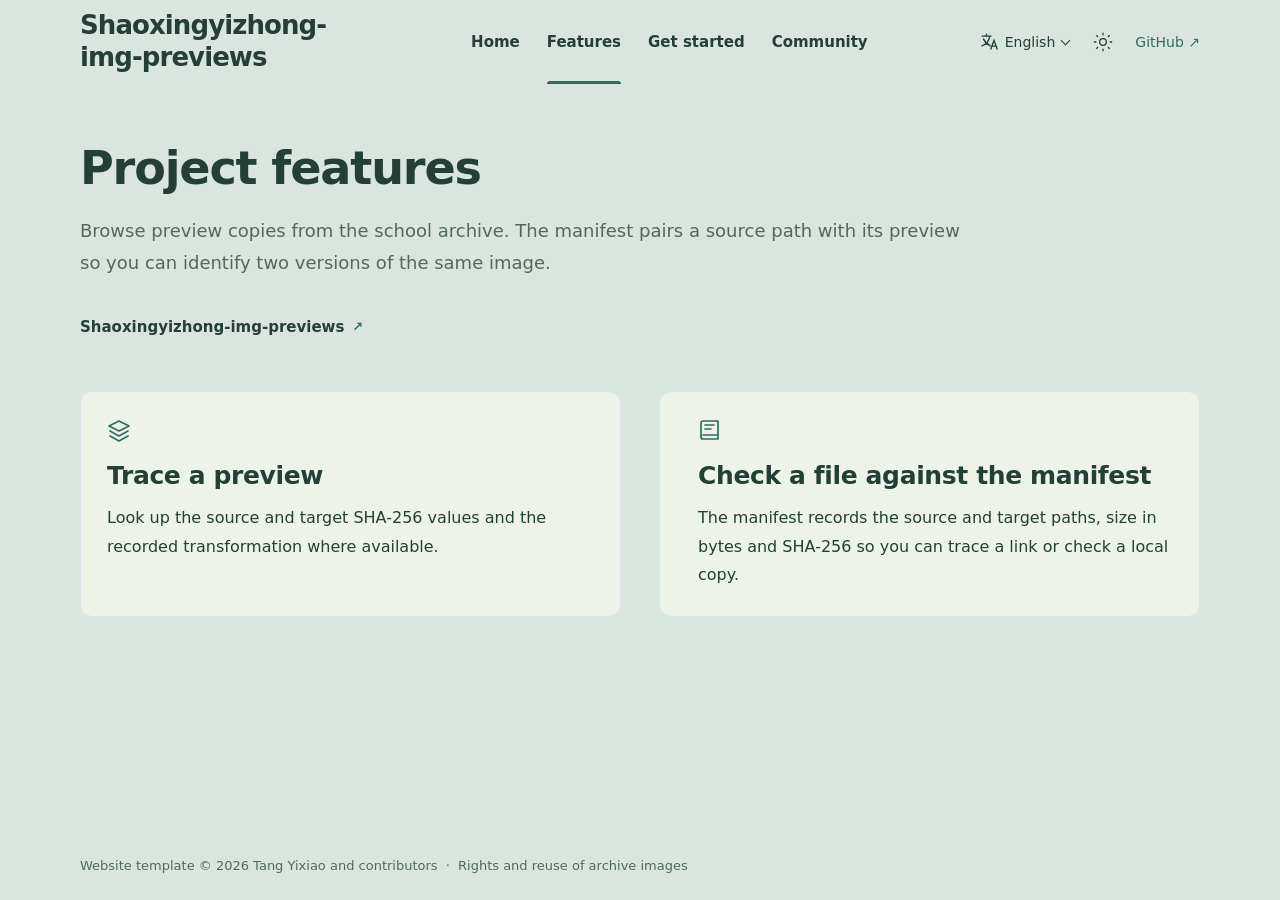
<file: project-website/site/en/features.html>
<!doctype html>
<html lang="en" data-locale="en" data-theme="system" data-default-theme="system" data-site-root="../">
<head>
  <meta charset="utf-8">
  <meta name="viewport" content="width=device-width, initial-scale=1">
  <meta name="generator" content="Project website template">
  <meta name="color-scheme" content="light dark">
  <meta name="description" content="Browse preview copies from the school archive. The manifest pairs a source path with its preview so you can identify two versions of the same image.">
  <meta name="theme-color" content="#ffffff" media="(prefers-color-scheme: light)">
  <meta name="theme-color" content="#18191b" media="(prefers-color-scheme: dark)">
  <title>Features · Shaoxingyizhong-img-previews</title>
  <link rel="alternate" hreflang="zh-CN" href="../features.html"><link rel="alternate" hreflang="en" href="../en/features.html">
  <link rel="icon" href="../favicon.svg" type="image/svg+xml">
  <script src="../theme-init.js"></script>
  <link rel="stylesheet" href="../style.css">
  <script src="../script.js" defer></script>
</head>
<body class="page-features" id="top">
  <a class="skip-link" href="#main">Skip to main content</a>
  <header class="site-header wrap">
    <a class="brand" href="./index.html">Shaoxingyizhong-img-previews</a>
    <nav class="main-nav" id="main-nav" aria-label="Main navigation"><a href="./index.html">Home</a><a href="./features.html" aria-current="page">Features</a><a href="./download.html">Get started</a><a href="./community.html">Community</a></nav>
    <div class="header-tools">
      <details class="language-picker picker">
        <summary aria-label="Choose language"><svg viewBox="0 0 24 24" fill="none" stroke="currentColor" stroke-width="1.6" aria-hidden="true"><path d="M3 5h12M9 2v3m4 0c-1 6-5 10-10 12m2-9c2 4 5 7 9 9m0 4 4-11 4 11m-6-4h4"/></svg><span class="language-current">English</span></summary>
        <nav class="picker-menu" aria-label="Choose language"><a href="../features.html" lang="zh-CN" hreflang="zh-CN">简体中文</a><a href="../en/features.html" lang="en" hreflang="en" aria-current="true">English</a></nav>
      </details>
      <details class="theme-picker picker" hidden>
        <summary aria-label="Choose theme"><svg class="theme-sun" viewBox="0 0 24 24" fill="none" stroke="currentColor" stroke-width="1.6" aria-hidden="true"><circle cx="12" cy="12" r="4"/><path d="M12 1v3m0 16v3M1 12h3m16 0h3M4 4l2 2m12 12 2 2M4 20l2-2M18 6l2-2"/></svg><svg class="theme-moon" viewBox="0 0 24 24" fill="none" stroke="currentColor" stroke-width="1.6" aria-hidden="true"><path d="M20.5 14A9 9 0 0 1 10 3.5 9 9 0 1 0 20.5 14Z"/></svg><span class="theme-current">System</span></summary>
        <div class="picker-menu"><button type="button" data-theme-choice="light" aria-pressed="false"><svg class="" viewBox="0 0 24 24" fill="none" stroke="currentColor" stroke-width="1.7" stroke-linecap="round" stroke-linejoin="round" aria-hidden="true"><circle cx="12" cy="12" r="4"/><path d="M12 1v3m0 16v3M1 12h3m16 0h3M4 4l2 2m12 12 2 2M4 20l2-2M18 6l2-2"/></svg><span>Light</span></button><button type="button" data-theme-choice="dark" aria-pressed="false"><svg class="" viewBox="0 0 24 24" fill="none" stroke="currentColor" stroke-width="1.7" stroke-linecap="round" stroke-linejoin="round" aria-hidden="true"><path d="M20.5 14A9 9 0 0 1 10 3.5 9 9 0 1 0 20.5 14Z"/></svg><span>Dark</span></button><button type="button" data-theme-choice="system" aria-pressed="false"><svg class="" viewBox="0 0 24 24" fill="none" stroke="currentColor" stroke-width="1.7" stroke-linecap="round" stroke-linejoin="round" aria-hidden="true"><rect x="2" y="3" width="20" height="14" rx="2"/><path d="M12 17v4m-5 0h10"/></svg><span>System</span></button></div>
      </details>
      <a class="repository-link" href="https://github.com/tangyixiao/Shaoxingyizhong-img-previews">GitHub <span aria-hidden="true">↗</span></a>
      <button class="menu-toggle" type="button" aria-label="Open navigation" data-open-label="Open navigation" data-close-label="Close navigation" aria-expanded="false" aria-controls="main-nav" hidden><svg viewBox="0 0 24 24" fill="none" stroke="currentColor" stroke-width="1.8" aria-hidden="true"><path d="M3 6h18M3 12h18M3 18h18"/></svg></button>
    </div>
  </header>
  <main id="main" class="wrap"><header class="page-heading"><h1>Project features</h1><p>Browse preview copies from the school archive. The manifest pairs a source path with its preview so you can identify two versions of the same image.</p></header><nav class="platforms" aria-label="Supported platforms"><a class="platform-link" href="https://tangyixiao.github.io/Shaoxingyizhong-img-previews/"><span>Shaoxingyizhong-img-previews</span><span class="platform-arrow" aria-hidden="true">↗</span></a></nav><div class="feature-groups"><article class="feature guide-feature"><svg class="" viewBox="0 0 24 24" fill="none" stroke="currentColor" stroke-width="1.7" stroke-linecap="round" stroke-linejoin="round" aria-hidden="true"><path d="m12 3 10 5-10 5L2 8l10-5Zm-9 10 9 5 9-5M3 18l9 5 9-5"/></svg><div class="feature-copy"><h2>Trace a preview</h2><p>Look up the source and target SHA-256 values and the recorded transformation where available.</p></div></article><article class="feature guide-feature"><svg class="" viewBox="0 0 24 24" fill="none" stroke="currentColor" stroke-width="1.7" stroke-linecap="round" stroke-linejoin="round" aria-hidden="true"><path d="M5 3h15v18H5a2 2 0 0 1-2-2V5a2 2 0 0 1 2-2Zm0 14h15M7 7h9M7 11h6"/></svg><div class="feature-copy"><h2>Check a file against the manifest</h2><p>The manifest records the source and target paths, size in bytes and SHA-256 so you can trace a link or check a local copy.</p></div></article></div></main>
  <footer class="site-footer wrap"><p>Website template © 2026 Tang Yixiao and contributors <span aria-hidden="true">·</span> <a href="https://github.com/tangyixiao/Shaoxingyizhong/blob/main/RIGHTS.md">Rights and reuse of archive images</a></p></footer>
</body>
</html>
</file>
<file: project-website/site/style.css>
:root {
  color-scheme: light;
  --page: #fff;
  --ink: #121419;
  --muted: #525966;
  --line: #dde1e8;
  --blue: #1859e8;
  --blue-hover: #0646d1;
  --button-ink: #fff;
  --surface: #f6f8fc;
  --code-panel: #fcf7ef;
  --training-panel: #f0f8f5;
  --code: #97600e;
  --training: #087d65;
  --focus: #b84309;
  --light-image: block;
  --dark-image: none;
  font-family: "Segoe UI", "Microsoft YaHei", "PingFang SC", system-ui, sans-serif;
  font-synthesis: none;
  text-rendering: optimizeLegibility;
  -webkit-text-size-adjust: 100%;
}

:root[data-theme="dark"] {
  color-scheme: dark;
  --page: #18191b;
  --ink: #f2f2f3;
  --muted: #b8bbc1;
  --line: #414348;
  --blue: #99bfff;
  --blue-hover: #c1d7ff;
  --button-ink: #14223a;
  --surface: #212326;
  --code-panel: transparent;
  --training-panel: transparent;
  --code: #e3b573;
  --training: #7dc8b2;
  --focus: #ffc28b;
  --light-image: none;
  --dark-image: block;
}

/* This also works before JavaScript runs, and when it is disabled. */
@media (prefers-color-scheme: dark) {
  :root[data-theme="system"] {
    color-scheme: dark;
    --page: #18191b;
    --ink: #f2f2f3;
    --muted: #b8bbc1;
    --line: #414348;
    --blue: #99bfff;
    --blue-hover: #c1d7ff;
    --button-ink: #14223a;
    --surface: #212326;
    --code-panel: transparent;
    --training-panel: transparent;
    --code: #e3b573;
    --training: #7dc8b2;
    --focus: #ffc28b;
    --light-image: none;
    --dark-image: block;
  }
}

* { box-sizing: border-box; }
[hidden] { display: none !important; }
html { scroll-padding-top: 24px; }
body { margin: 0; min-height: 100vh; display: flex; flex-direction: column; background: var(--page); color: var(--ink); }
main { flex: 1; }
a { color: var(--blue); text-underline-offset: 4px; }
a:hover { text-decoration: underline; }
button, a, summary { -webkit-tap-highlight-color: transparent; }
a:focus-visible, button:focus-visible, summary:focus-visible { outline: 3px solid var(--focus); outline-offset: 4px; border-radius: 3px; }
button { font: inherit; }
svg { display: block; width: 24px; height: 24px; flex: 0 0 auto; }
h1, h2, h3, p, figure { margin: 0; }
h1, h2, h3 { overflow-wrap: anywhere; }
h1 { font-size: clamp(36px, 3.7vw, 52px); line-height: 1.28; font-weight: 750; letter-spacing: -0.025em; }
h2 { font-size: 29px; line-height: 1.4; font-weight: 700; letter-spacing: -0.015em; }
h3 { font-size: 23px; line-height: 1.45; font-weight: 700; }
.wrap { width: min(100% - 88px, 1120px); margin-inline: auto; }
.skip-link { position: absolute; z-index: 20; top: 12px; left: 12px; padding: 10px 16px; background: var(--page); border: 2px solid var(--blue); transform: translateY(-160%); }
.skip-link:focus { transform: none; }
.light-image { display: var(--light-image) !important; }
.dark-image { display: var(--dark-image) !important; }

.site-header { min-height: 84px; display: flex; align-items: center; gap: 32px; border-bottom: 1px solid var(--line); }
.brand { min-width: 0; max-width: 25%; color: var(--ink); font-size: 26px; line-height: 1.2; font-weight: 750; letter-spacing: -0.035em; text-decoration: none; overflow-wrap: anywhere; }
.brand:hover { text-decoration: none; }
.main-nav { display: flex; align-self: stretch; flex-shrink: 0; align-items: stretch; gap: 27px; margin-inline: auto; }
.main-nav a { position: relative; display: flex; align-items: center; font-size: 15px; font-weight: 600; color: var(--ink); text-decoration: none; padding-block: 13px; }
.main-nav a:hover { color: var(--blue); }
.main-nav a[aria-current="page"]::after { position: absolute; content: ""; bottom: -1px; inset-inline: 0; height: 3px; background: var(--blue); border-radius: 3px 3px 0 0; }
.header-tools { display: flex; align-items: center; gap: 14px; flex-shrink: 0; }
.repository-link { white-space: nowrap; text-decoration: none; font-size: 14px; }
.menu-toggle { display: none; }
.picker { position: relative; }
.picker summary { display: flex; align-items: center; gap: 6px; min-height: 44px; cursor: pointer; list-style: none; font-size: 14px; }
.picker summary::-webkit-details-marker { display: none; }
.picker summary > svg { width: 20px; height: 20px; }
.language-picker summary::after { content: ""; width: 6px; height: 6px; margin: -3px 2px 0 1px; border: solid currentColor; border-width: 0 1px 1px 0; transform: rotate(45deg); }
.theme-current { position: absolute; width: 1px; height: 1px; margin: -1px; padding: 0; overflow: hidden; clip-path: inset(50%); white-space: nowrap; border: 0; }
.theme-picker summary { justify-content: center; min-width: 36px; }
.theme-picker .theme-moon { display: none; }
.theme-picker[data-mode="dark"] .theme-sun { display: none; }
.theme-picker[data-mode="dark"] .theme-moon { display: block; }
.picker-menu { position: absolute; z-index: 15; top: calc(100% + 8px); right: -10px; display: grid; gap: 2px; min-width: 146px; padding: 6px; border: 1px solid var(--line); border-radius: 6px; background: var(--page); }
.picker-menu a, .picker-menu button { display: flex; align-items: center; justify-content: space-between; gap: 14px; min-height: 42px; width: 100%; padding: 9px 10px; border: 0; border-radius: 3px; background: transparent; color: var(--ink); font-size: 14px; line-height: 1.5; text-align: start; text-decoration: none; cursor: pointer; white-space: nowrap; }
.picker-menu a:hover, .picker-menu button:hover { background: var(--surface); }
.picker-menu [aria-current="true"], .picker-menu [aria-pressed="true"] { color: var(--blue); font-weight: 650; }
.picker-menu [aria-current="true"]::after, .picker-menu [aria-pressed="true"]::after { content: "✓"; }

.hero { display: grid; grid-template-columns: minmax(0, 1.35fr) minmax(280px, 0.8fr); align-items: center; gap: 56px; padding: 48px 20px 42px; }
.hero-copy { padding-bottom: 12px; }
.hero-description { max-width: 610px; margin-top: 24px; font-size: 18px; line-height: 1.85; }
.hero-description p + p { margin-top: 4px; }
.platforms { display: flex; align-items: center; flex-wrap: wrap; gap: 12px 26px; margin-top: 24px; }
.platform-link { display: inline-flex; align-items: center; gap: 8px; min-height: 44px; color: var(--ink); font-size: 15px; font-weight: 600; text-decoration: none; }
.platform-link img { display: block; width: 30px; height: 30px; object-fit: contain; }
.platform-link:not(.wordmark) img { background: #fff; padding: 2px; border-radius: 3px; }
.platform-link.wordmark img { width: 91px; height: 46px; }
.platform-link:hover { text-decoration: none; opacity: 0.8; }
.platform-arrow { color: var(--blue); font-size: 13px; }
.hero-actions { display: flex; gap: 16px; margin-top: 28px; flex-wrap: wrap; }
.button { display: inline-flex; min-height: 49px; align-items: center; justify-content: center; padding: 10px 25px; border: 1px solid; border-radius: 5px; font-size: 17px; line-height: 1.5; font-weight: 650; text-decoration: none; }
.button:hover { text-decoration: none; }
.button-primary { background: var(--blue); border-color: var(--blue); color: var(--button-ink); }
.button-primary:hover { background: var(--blue-hover); border-color: var(--blue-hover); }
.button-secondary { background: transparent; border-color: var(--line); color: var(--ink); min-width: 155px; }
.button-secondary:hover { background: var(--surface); }
.release-note { color: var(--muted); margin-top: 12px; font-size: 14px; line-height: 1.6; }
.product-preview { width: 100%; max-width: 320px; justify-self: center; }
.product-preview figcaption { text-align: center; color: var(--muted); font-size: 12px; line-height: 1.65; margin-top: 10px; }
.product-image { display: block; width: 100%; height: auto; max-height: 430px; object-fit: contain; }
.device { min-height: 365px; padding: 13px 13px 18px; border: 6px solid #45484e; border-bottom-width: 3px; border-radius: 36px 36px 14px 14px; overflow: hidden; background: #191c20; color: #f6f7f8; }
.device-status { display: flex; align-items: center; justify-content: space-between; margin: 0 10px 22px; font-size: 11px; }
.device-signals { display: flex; gap: 5px; align-items: flex-end; height: 12px; }
.device-signals i { width: 7px; height: 11px; background: #fff; border-radius: 1px; }
.device-signals i:first-child { width: 13px; border-radius: 50% 50% 2px 2px; clip-path: polygon(0 0, 100% 0, 50% 100%); }
.device-signals i:nth-child(2) { clip-path: polygon(100% 0, 100% 100%, 0 100%); }
.app-heading { display: flex; align-items: center; justify-content: space-between; padding: 0 8px; gap: 10px; }
.app-heading strong { font-size: 20px; font-weight: 650; overflow-wrap: anywhere; }
.app-tools { display: flex; gap: 15px; align-items: center; }
.app-tools svg { width: 18px; height: 18px; }
.app-tools > span { font-size: 24px; line-height: 1; }
.app-tabs { display: flex; justify-content: space-between; margin-top: 20px; border-bottom: 1px solid #3b3e44; }
.app-tab { display: grid; gap: 5px; justify-items: center; padding: 0 9px 8px; font-size: 13px; line-height: 1.5; }
.app-tab svg { width: 21px; height: 21px; }
.app-tab.is-current { color: #9ac6ff; border-bottom: 2px solid #9ac6ff; }
.app-items { display: grid; gap: 7px; margin-top: 11px; }
.app-item { display: flex; align-items: center; gap: 12px; background: #2b2e33; border-radius: 6px; padding: 11px 13px; }
.app-item > svg { width: 25px; height: 25px; }
.app-item > div { min-width: 0; }
.app-item strong { display: block; font-size: 14px; line-height: 1.5; font-weight: 600; }
.app-item div > span { display: block; color: #c9ccd2; font-size: 11px; line-height: 1.55; }
.chevron { margin-left: auto; color: inherit; font-size: 21px; line-height: 1; }

.home-features { border-top: 1px solid var(--line); padding-block: 32px 48px; }
.feature-teasers { display: grid; grid-template-columns: repeat(2, minmax(0, 1fr)); gap: 30px; }
.feature-teaser { padding: 22px 24px; border-radius: 8px; background: var(--code-panel); }
.teaser-training { background: var(--training-panel); }
.feature-teaser header { display: flex; align-items: center; gap: 14px; }
.feature-teaser header > svg { width: 31px; height: 31px; color: var(--code); }
.teaser-training header > svg { color: var(--training); }
.feature-teaser h2 { font-size: 23px; }
.feature-teaser p { margin-top: 10px; font-size: 15px; line-height: 1.8; }
.feature-more { display: inline-block; margin-top: 13px; font-size: 14px; font-weight: 600; text-decoration: none; }

.page-heading { max-width: 880px; padding-top: 55px; }
.page-heading h1 { font-size: clamp(33px, 3.6vw, 47px); }
.page-heading > p { margin-top: 17px; color: var(--muted); font-size: 18px; line-height: 1.8; }
.page-heading + .platforms { margin-top: 25px; }
.feature-groups { display: grid; grid-template-columns: repeat(2, minmax(0, 1fr)); gap: 38px; padding-block: 42px 50px; }
.feature { min-width: 0; }
.feature:nth-child(even) { border-left: 1px solid var(--line); padding-left: 38px; }
.feature:only-child { grid-column: 1 / -1; max-width: 800px; }
.feature-copy h2 { font-size: 25px; }
.feature-icon { display: inline-flex; vertical-align: middle; margin-right: 10px; }
.feature-copy > p { margin-top: 11px; font-size: 16px; line-height: 1.8; }
.feature-copy .feature-detail { margin-top: 9px; color: var(--muted); font-size: 14px; }
.feature-image { margin-top: 22px; }
.feature-image a, .feature-image picture { display: block; }
.feature-image img { display: block; width: 100%; height: auto; border-radius: 5px; }
.feature-image figcaption { margin-top: 9px; color: var(--muted); font-size: 12px; line-height: 1.65; }
.mini-preview { margin-top: 20px; border: 1px solid var(--line); border-radius: 5px; background: var(--surface); padding: 12px; }
.mini-title { font-size: 14px; font-weight: 650; line-height: 1.6; margin-bottom: 3px; }
.mini-row { display: flex; align-items: center; gap: 8px; padding: 9px 0; border-top: 1px solid var(--line); }
.mini-row strong { display: block; font-size: 13px; line-height: 1.5; font-weight: 600; }
.mini-row div > span { display: block; color: var(--muted); font-size: 12px; line-height: 1.5; }

.download-panel { display: flex; align-items: flex-start; gap: 23px; max-width: 830px; margin-top: 32px; padding: 27px 28px; background: var(--surface); border: 1px solid var(--line); border-radius: 7px; }
.download-panel > svg, .download-panel > .download-icon { width: 43px; height: 43px; margin-top: 5px; color: var(--blue); flex: 0 0 auto; }
.download-panel > div { min-width: 0; flex: 1; }
.download-icon svg { width: 100%; height: 100%; }
.download-panel h2 { font-size: 24px; }
.download-panel p { margin-top: 8px; color: var(--muted); font-size: 15px; line-height: 1.7; }
.download-panel .button { margin-top: 17px; margin-right: 22px; }
.release-link { display: inline-block; margin-top: 14px; font-size: 14px; text-decoration: none; }
.getting-started { padding-block: 37px 29px; }
.getting-started > h2 { font-size: 25px; }
.start-steps { display: grid; grid-template-columns: repeat(2, minmax(0, 1fr)); gap: 30px; margin-top: 23px; }
.start-step { display: flex; align-items: flex-start; gap: 17px; color: var(--ink); text-decoration: none; }
.start-step:nth-child(even) { border-left: 1px solid var(--line); padding-left: 30px; }
.start-step:only-child { grid-column: 1 / -1; }
.step-icon { color: var(--blue); flex: 0 0 auto; margin-top: 3px; }
.step-icon svg { width: 30px; height: 30px; }
.start-step strong { display: block; font-size: 20px; line-height: 1.55; }
.start-step > span:last-child > span { display: block; margin-top: 7px; color: var(--muted); font-size: 15px; line-height: 1.8; }
.start-step:hover strong { color: var(--blue); text-decoration: underline; text-underline-offset: 4px; }
.docs-link { display: inline-flex; align-items: center; gap: 10px; margin-bottom: 45px; font-size: 16px; text-decoration: none; }
.docs-link svg { width: 23px; height: 23px; }

.community-rows { max-width: 830px; margin-top: 28px; border-top: 1px solid var(--line); }
.community-row { display: flex; align-items: center; gap: 23px; padding: 22px 3px; border-bottom: 1px solid var(--line); color: var(--ink); text-decoration: none; }
.community-row > svg { width: 31px; height: 31px; color: var(--blue); }
.community-row .row-copy { flex: 1; min-width: 0; }
.community-row strong { display: block; font-size: 20px; line-height: 1.5; font-weight: 650; }
.community-row .row-copy > span { display: block; margin-top: 4px; color: var(--muted); font-size: 15px; line-height: 1.7; }
.community-row .arrow { font-size: 26px; font-weight: 400; }
.community-row:hover { text-decoration: none; }
.community-row:hover strong { color: var(--blue); text-decoration: underline; }
.source-link { display: inline-flex; align-items: center; gap: 11px; margin: 26px 0 47px; font-size: 16px; text-decoration: none; }
.source-link > svg { width: 23px; height: 23px; }
.site-footer { border-top: 1px solid var(--line); padding-block: 17px 23px; color: var(--muted); font-size: 13px; line-height: 1.7; }
.site-footer a { color: inherit; text-decoration: none; }
.site-footer span { padding-inline: 4px; }

@media (max-width: 1100px) {
  .site-header { gap: 22px; }
  .brand { font-size: 23px; }
  .main-nav { gap: 20px; }
  .main-nav a, .repository-link, .picker summary { font-size: 13px; }
  .header-tools { gap: 10px; }
  .hero { padding-inline: 0; gap: 32px; }
  .hero-description { font-size: 17px; }
  .button { padding-inline: 20px; }
}

@media (max-width: 900px) {
  .site-header { flex-wrap: wrap; min-height: 72px; gap: 0; padding-block: 13px; }
  .brand { max-width: calc(100% - 145px); font-size: 25px; }
  .header-tools { margin-left: auto; gap: 16px; }
  .repository-link { display: none; }
  .language-current { position: absolute; width: 1px; height: 1px; overflow: hidden; clip-path: inset(50%); white-space: nowrap; }
  .language-picker summary::after { display: none; }
  .picker summary { min-width: 28px; justify-content: center; }
  .menu-toggle { align-items: center; justify-content: center; padding: 0; width: 28px; height: 44px; border: 0; color: var(--ink); background: transparent; cursor: pointer; }
  .js .menu-toggle { display: flex; }
  .main-nav { order: 3; width: 100%; gap: 0; justify-content: space-between; padding-top: 8px; margin: 0; }
  .main-nav a { padding: 10px 2px 8px; font-size: 15px; }
  .js .main-nav { display: none; }
  .js .main-nav.is-open { display: flex; }
  .hero { grid-template-columns: minmax(0, 1fr) minmax(250px, 0.85fr); gap: 26px; }
  .hero h1 { font-size: 37px; }
  .hero-actions { gap: 10px; }
  .hero-actions .button { font-size: 15px; padding-inline: 17px; }
  .platforms { gap: 8px 18px; }
  .feature-teasers { gap: 22px; }
  .feature-teaser { padding: 19px; }
  .feature-groups { gap: 26px; }
  .feature:nth-child(even) { padding-left: 26px; }
}

@media (max-width: 700px) {
  .wrap { width: calc(100% - 40px); }
  .site-header { min-height: 65px; padding-block: 10px; }
  .brand { font-size: 23px; }
  .hero { grid-template-columns: minmax(0, 1fr); padding: 29px 0 30px; gap: 27px; }
  .hero-copy { padding: 0; }
  h1, .hero h1 { font-size: 33px; line-height: 1.3; }
  .hero-description { margin-top: 16px; font-size: 15px; line-height: 1.8; }
  .hero-description p + p { margin-top: 4px; }
  .platforms { gap: 8px 16px; margin-top: 19px; }
  .platform-link { gap: 6px; font-size: 12px; }
  .platform-link img { width: 25px; height: 25px; }
  .platform-link.wordmark img { width: 73px; height: 37px; }
  .hero-actions { display: grid; gap: 10px; margin-top: 21px; }
  .button, .hero-actions .button { min-height: 45px; font-size: 16px; padding: 9px 16px; }
  .release-note { text-align: center; margin-top: 9px; font-size: 13px; }
  .product-preview { max-width: 270px; }
  .device { min-height: 300px; border-width: 5px; padding: 11px 11px 13px; border-radius: 30px 30px 12px 12px; }
  .device-status { margin-bottom: 15px; font-size: 10px; }
  .app-heading strong { font-size: 17px; }
  .app-tabs { margin-top: 15px; }
  .app-tab { font-size: 11px; padding-inline: 9px; gap: 3px; }
  .app-tab svg { width: 18px; height: 18px; }
  .app-item { padding: 8px 10px; gap: 10px; }
  .app-item strong { font-size: 12px; }
  .app-item div > span { font-size: 10px; }
  .app-item > svg { width: 22px; height: 22px; }
  .product-preview figcaption { font-size: 11px; margin-top: 8px; }
  h2 { font-size: 24px; }
  h3 { font-size: 19px; }
  .home-features { padding-block: 23px 30px; }
  .feature-teasers { grid-template-columns: minmax(0, 1fr); gap: 16px; }
  .feature-teaser { padding: 18px; }
  .feature-teaser header { gap: 12px; }
  .feature-teaser h2 { font-size: 22px; }
  .feature-teaser p { font-size: 14px; margin-top: 8px; }
  .feature-more { margin-top: 10px; }
  .page-heading { padding-top: 30px; }
  .page-heading h1 { font-size: 32px; }
  .page-heading > p { margin-top: 13px; font-size: 15px; line-height: 1.8; }
  .page-heading + .platforms { margin-top: 17px; }
  .feature-groups { grid-template-columns: minmax(0, 1fr); gap: 29px; padding-block: 28px 34px; }
  .feature:nth-child(even) { border: 0; padding: 0; }
  .feature-copy h2 { font-size: 23px; }
  .feature-copy > p { font-size: 14px; line-height: 1.8; margin-top: 9px; }
  .feature-copy .feature-detail { font-size: 13px; margin-top: 7px; }
  .feature-image { margin-top: 16px; }
  .feature-image figcaption { font-size: 11px; margin-top: 7px; }
  .download-panel { gap: 16px; padding: 21px 18px; margin-top: 24px; }
  .download-panel > svg, .download-panel > .download-icon { width: 31px; height: 31px; }
  .download-panel h2 { font-size: 21px; }
  .download-panel p { font-size: 13px; }
  .download-panel .button { margin-top: 14px; margin-right: 0; width: 100%; }
  .release-link { font-size: 13px; }
  .getting-started { padding-block: 28px 23px; }
  .getting-started > h2 { font-size: 23px; }
  .start-steps { grid-template-columns: minmax(0, 1fr); margin-top: 21px; gap: 23px; }
  .start-step { gap: 15px; }
  .start-step:nth-child(even) { border: 0; padding: 0; }
  .step-icon svg { width: 27px; height: 27px; }
  .start-step strong { font-size: 18px; }
  .start-step > span:last-child > span { font-size: 14px; line-height: 1.75; margin-top: 4px; }
  .docs-link { font-size: 15px; margin-bottom: 32px; }
  .community-rows { margin-top: 23px; }
  .community-row { gap: 16px; padding: 19px 0; }
  .community-row > svg { width: 27px; height: 27px; }
  .community-row strong { font-size: 18px; }
  .community-row .row-copy > span { font-size: 14px; line-height: 1.75; }
  .community-row .arrow { font-size: 23px; }
  .source-link { font-size: 14px; margin-block: 23px 34px; }
  .site-footer { font-size: 12px; padding-block: 15px 20px; }
}

@media (max-width: 359px) {
  .wrap { width: calc(100% - 32px); }
  .brand { font-size: 21px; }
  .header-tools { gap: 11px; }
  .main-nav a { font-size: 13px; }
  h1, .hero h1, .page-heading h1 { font-size: 29px; }
  .platforms { gap: 5px 11px; }
  .platform-link { font-size: 11px; }
  .platform-link.wordmark img { width: 65px; }
  .feature-teaser { padding: 16px; }
  .download-panel { gap: 12px; padding-inline: 15px; }
}

@media (prefers-reduced-motion: reduce) {
  *, *::before, *::after { scroll-behavior: auto !important; }
}

/* Project guide additions to the 2026-11-09 website template. */
.hero { grid-template-columns: minmax(0, 1.08fr) minmax(0, .92fr); }
.product-preview { max-width: 550px; }
.guide-card { padding: clamp(18px, 3.2vw, 36px); border-radius: 14px; background: var(--surface); border: 1px solid var(--line); }
.guide-card h2 { font-size: 20px; }
.guide-card ol { list-style: decimal-leading-zero; padding-left: 2.1em; margin: 12px 0 0; }
.guide-card li { padding: 10px 0 10px 3px; }
.guide-card li + li { border-top: 1px solid var(--line); }
.guide-card li::marker { color: var(--blue); font: 600 13px ui-monospace, monospace; }
.guide-card li a { color: var(--ink); text-decoration: none; }
.guide-card li a:hover strong { text-decoration: underline; }
.guide-card li span { display: block; color: var(--muted); font-size: 14px; line-height: 1.65; }
.guide-feature { padding: 26px; background: var(--surface); border: 1px solid var(--line); border-radius: 12px; }
.guide-feature > svg { color: var(--blue); margin-bottom: 16px; }
.product-image { border-radius: 10px; border: 1px solid var(--line); background: var(--surface); }
body { overflow-wrap: anywhere; }
.site-header .brand { max-height: 4.6em; }
@media (max-width: 700px) {
  .hero { grid-template-columns: minmax(0, 1fr); }
  .product-preview { max-width: 100%; }
  .guide-feature { padding: 20px; }
}
:root[data-theme="light"] { --page: #D8E6DF; --ink: #243F35; --muted: #50695d; --surface: #EDF3E9; --blue: #2d6e5e; --blue-hover: var(--blue); --button-ink: #fff; }
@media (prefers-color-scheme: light) { :root[data-theme="system"] { --page: #D8E6DF; --ink: #243F35; --muted: #50695d; --surface: #EDF3E9; --blue: #2d6e5e; --blue-hover: var(--blue); --button-ink: #fff; } }
:root[data-theme="dark"] { --page: #142820; --ink: #E5F2E6; --muted: #9fc4ae; --surface: #233C31; --blue: #83ceaf; --blue-hover: var(--blue); --button-ink: #000; }
@media (prefers-color-scheme: dark) { :root[data-theme="system"] { --page: #142820; --ink: #E5F2E6; --muted: #9fc4ae; --surface: #233C31; --blue: #83ceaf; --blue-hover: var(--blue); --button-ink: #000; } }
</file>
